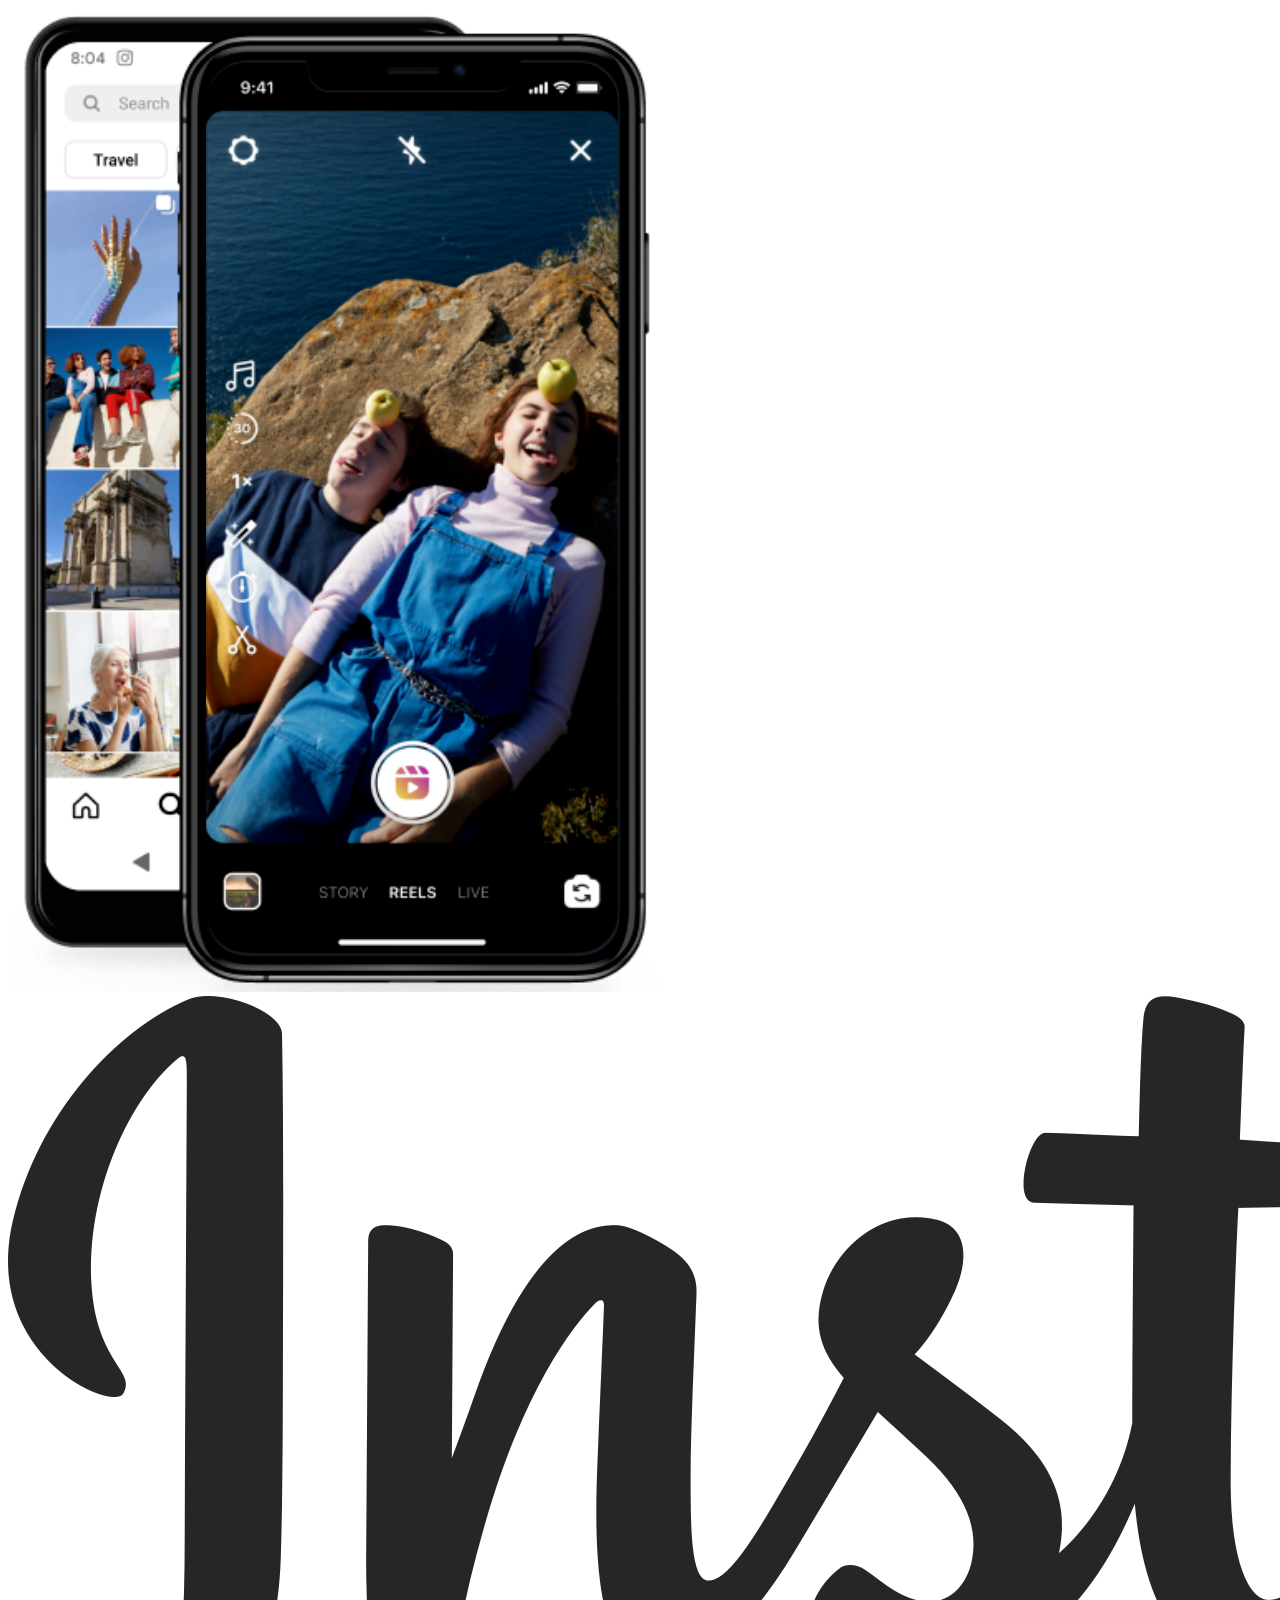
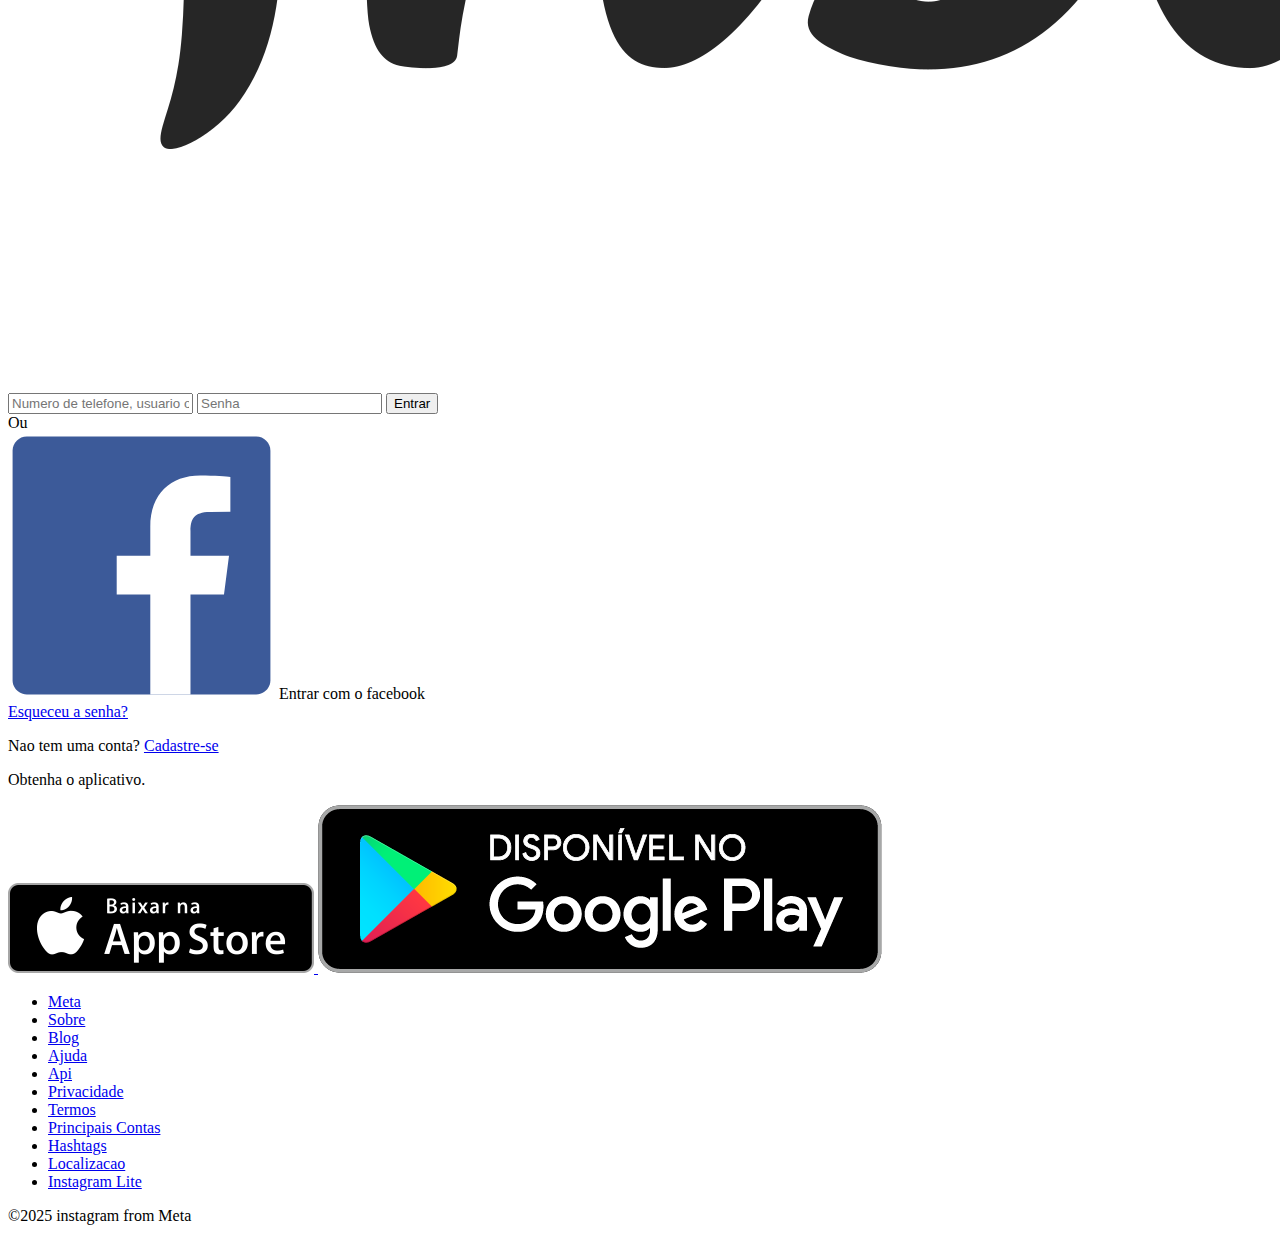
<file: 10_Cone_Home_Insta/index.html>
<!DOCTYPE html>
<html lang="en">
<head>
    <meta charset="UTF-8">
    <meta name="viewport" content="width=device-width, initial-scale=1.0">
    <link rel="stylesheet" href="css/styles.css">
    <link rel="shortcut icon" href="img/favicon.png" type="image/x-icon">
    <title>Instagram</title>
</head>
<body>
    <main>
        <div id="main-container">
            <!-- banner container -->
            <div id="banner-container">
                <img src="img/banner2.png" alt="Crie uma conta no Instagram">
            </div>
            <!-- login e registro -->
            <div id="form-container">
                <div id="form-box">
                    <img src="img/logo_instagram.png" alt="">
                    <form id="login-form">
                        <input type="text" name="username" placeholder="Numero de telefone, usuario ou e-mail">
                        <input type="password" name="password" placeholder="Senha">
                        <input type="submit" value="Entrar">
                    </form>
                    <div class="separetor">
                        <div class="line"></div>
                        <span>Ou</span>
                    </div>
                    <div id="other-links">
                        <div id="facebook-login">
                            <img src="img/logo_facebook.svg" alt="facebook login">
                            <span>Entrar com o facebook</span>
                        </div>
                        <div id="forgot-pass">
                            <a href="#">Esqueceu a senha?</a>
                        </div>
                    </div>
                </div>
                <div class="register-container">
                    <p>Nao tem uma conta? <a href="#">Cadastre-se</a></p>
                </div>
                <div id="get-app-container">
                    <p>Obtenha o aplicativo.</p>
                    <a href="#">
                        <img src="img/apple_btn.png" alt="apple store">
                    </a>
                    <a href="#">
                        <img src="img/gplay_btn.png" alt="google play">
                    </a>
                </div>
            </div>
        </div>
    </main>
    <footer>
        <nav>
            <ul id="footer-links">
                <li><a href="#">Meta</a></li>
                <li><a href="#">Sobre</a></li>
                <li><a href="#">Blog</a></li>
                <li><a href="#">Ajuda</a></li>
                <li><a href="#">Api</a></li>
                <li><a href="#">Privacidade</a></li>
                <li><a href="#">Termos</a></li>
                <li><a href="#">Principais Contas</a></li>
                <li><a href="#">Hashtags</a></li>
                <li><a href="#">Localizacao</a></li>
                <li><a href="#">Instagram Lite</a></li>
            </ul>
        </nav>
        <p id="copyright">&copy;2025 instagram from Meta</p>
    </footer>
</body>
</html>
</file>
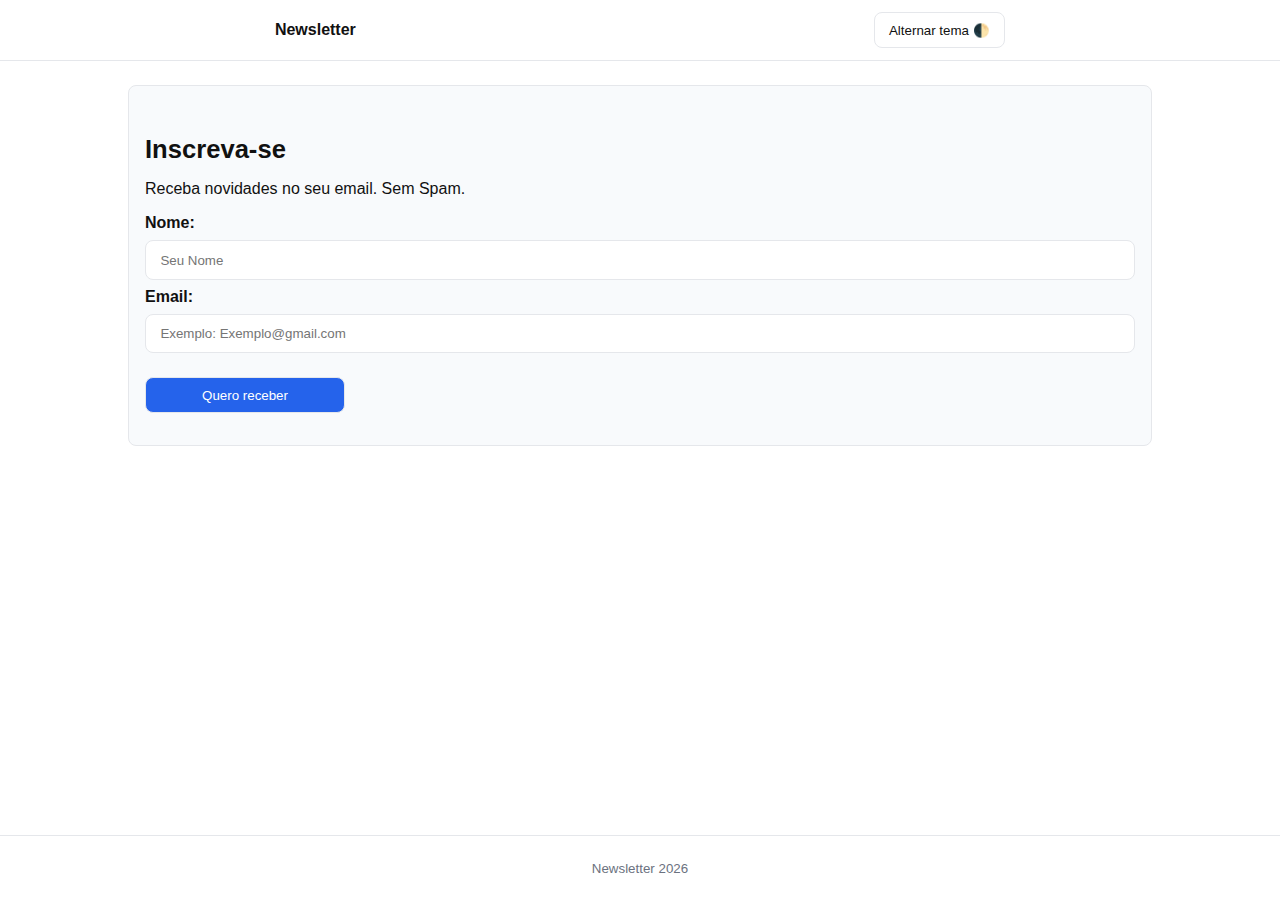
<file: 10_Hospedagem/index.html>
<!DOCTYPE html>
<html lang="en">
<head>
    <meta charset="UTF-8">
    <meta name="viewport" content="width=device-width, initial-scale=1.0">
    <title>Newsletter</title>
    <link rel="stylesheet" href="styles.css">
    <script src="app.js" defer></script>
</head>
<body>
    <header class="topo">
        <div class="container">
            <strong>Newsletter</strong>
            <button id="btnTema" class="btn">Alternar tema 🌓</button>
        </div>
    </header>

    <main class="container">
        <section class="caixa">
            <h1>Inscreva-se</h1>
        <p>Receba novidades no seu email. Sem Spam.</p>

        <form>
            <label for="Nome">Nome:</label>
            <input type="text" name="nome" id="nome" placeholder="Seu Nome">

            <label for="email">Email:</label>
            <input type="email" name="email" id="email" placeholder="Exemplo: Exemplo@gmail.com">

            <button type="submit" class="btn primario">Quero receber</button>
        </form>
        </section>
    </main>

    <footer class="rodape">
        <div class="container">
            <small>Newsletter <span id="ano"></span></small>
        </div>
    </footer>
</body>
</html>
</file>
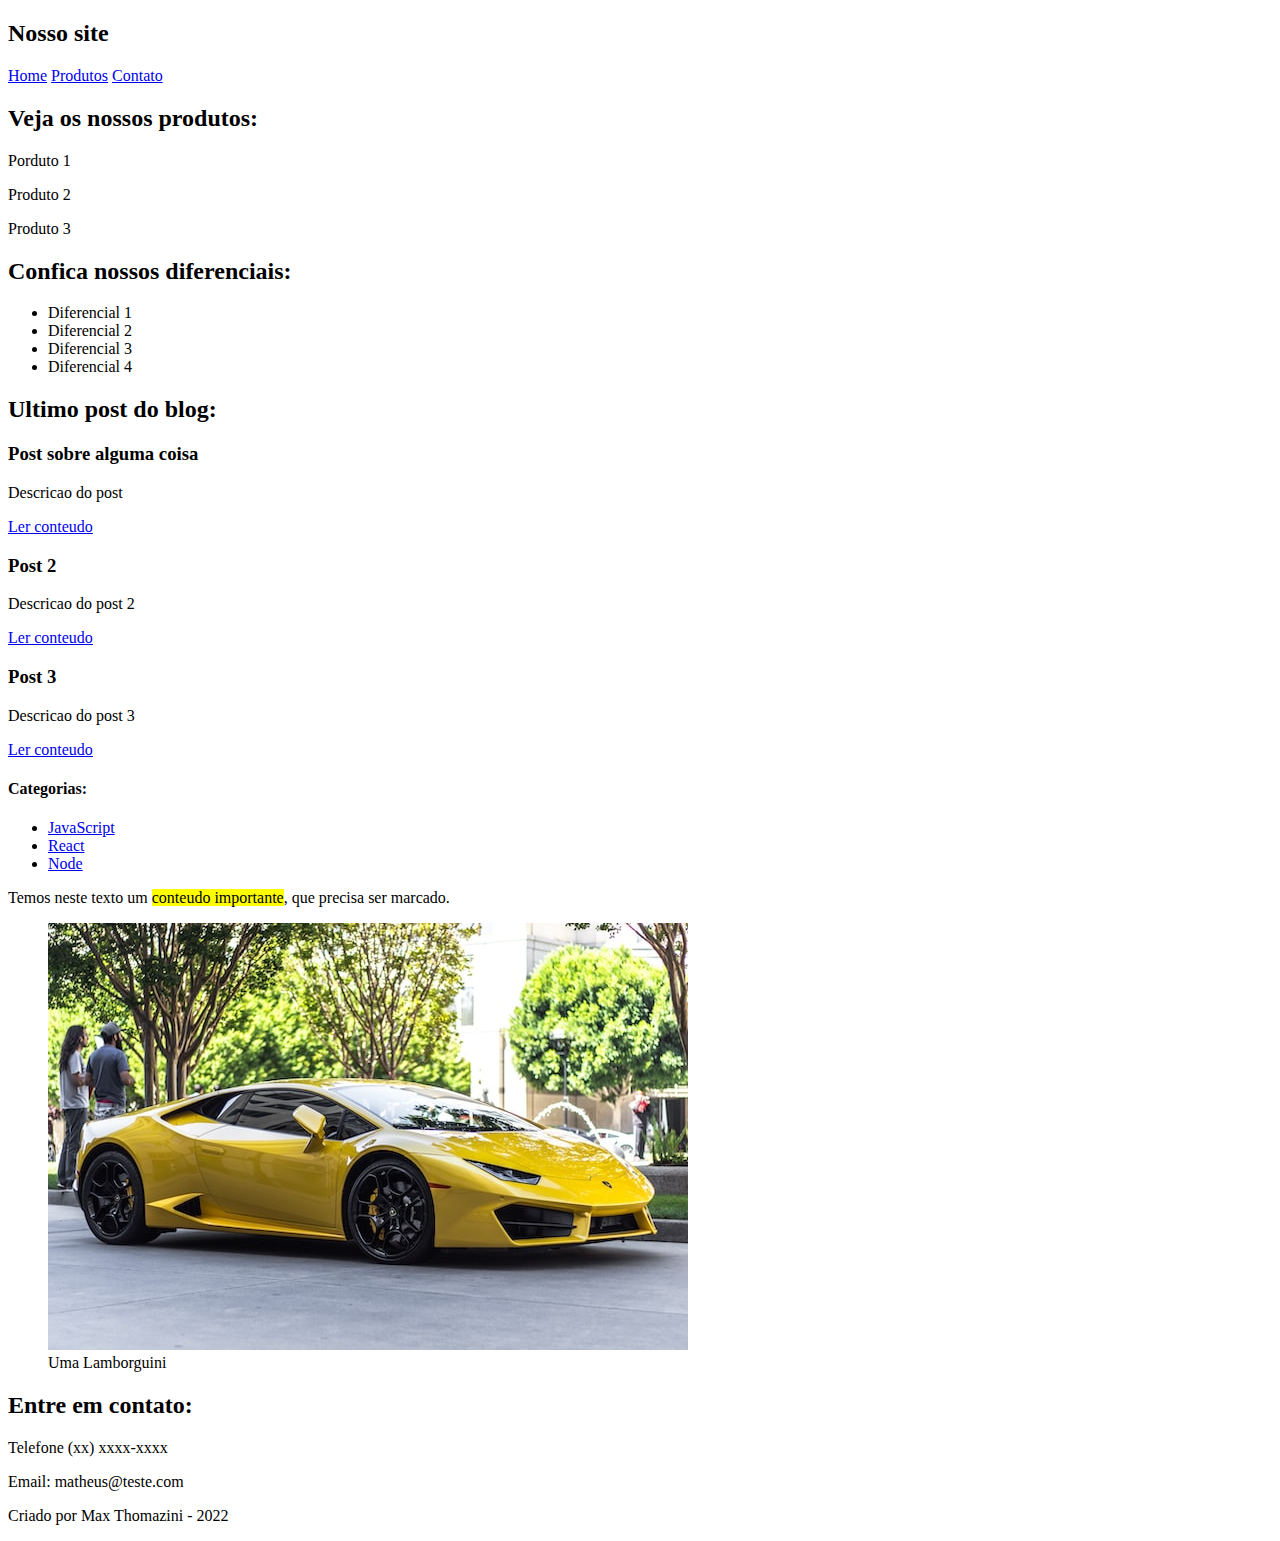
<file: 11_HTML_Semantico/index.html>
<!DOCTYPE html>
<html lang="en">
<head>
    <meta charset="UTF-8">
    <meta name="viewport" content="width=device-width, initial-scale=1.0">
    <title>HTML Semantico</title>
</head>
<body>
    <!-- 3 header -->
    <header>
        <h2>Nosso site</h2>
        <!-- <ul>
            <li><a href="#">Home</a></li>
            <li><a href="#">Produtos</a></li>
            <li><a href="#">Contatos</a></li>
        </ul> -->
        <!-- 5 nav -->
        <nav>
            <a href="#">Home</a>
            <a href="#">Produtos</a>
            <a href="#">Contato</a>
        </nav>
    </header>
    <!-- 8 main -->
    <main>
        <!-- 1 section -->
        <section>
        <h2>Veja os nossos produtos:</h2>
        <p>Porduto 1</p>
        <p>Produto 2</p>
        <p>Produto 3</p>
    </section>
    <section>
        <h2>Confica nossos diferenciais:</h2>
        <ul>
            <li>Diferencial 1</li>
            <li>Diferencial 2</li>
            <li>Diferencial 3</li>
            <li>Diferencial 4</li>
        </ul>
    </section>

    <!-- 2 article -->
    <section>
        <h2>Ultimo post do blog:</h2>
        <article>
            <h3>Post sobre alguma coisa</h3>
            <p>Descricao do post</p>
            <a href="#">Ler conteudo</a>
        </article>
        <article>
            <h3>Post 2</h3>
            <p>Descricao do post 2</p>
            <a href="#">Ler conteudo</a>
        </article>
        <article>
            <h3>Post 3</h3>
            <p>Descricao do post 3</p>
            <a href="#">Ler conteudo</a>
        </article>
    </section>
    </main>
    <!-- 6 aside -->
    <aside>
        <h4>Categorias:</h4>
        <ul>
            <li><a href="#">JavaScript</a></li>
            <li><a href="#">React</a></li>
            <li><a href="#">Node</a></li>
        </ul>

    </aside>
    <!-- 9 mark -->
    <p>Temos neste texto um <mark>conteudo importante</mark>, que precisa ser marcado.</p>
    <!-- 7 figure figcaption-->
    <figure>
        <img src="img/lambo.jpg" alt="Lamborguini">
        <figcaption>Uma Lamborguini</figcaption>
    </figure>
    <!-- 4 footer -->
    <footer>
        <div>
            <h2>Entre em contato:</h2>
            <p>Telefone (xx) xxxx-xxxx</p>
            <p>Email: matheus@teste.com</p>
        </div>
        <p>Criado por Max Thomazini - 2022</p>
    </footer>
</body>
</html>
</file>
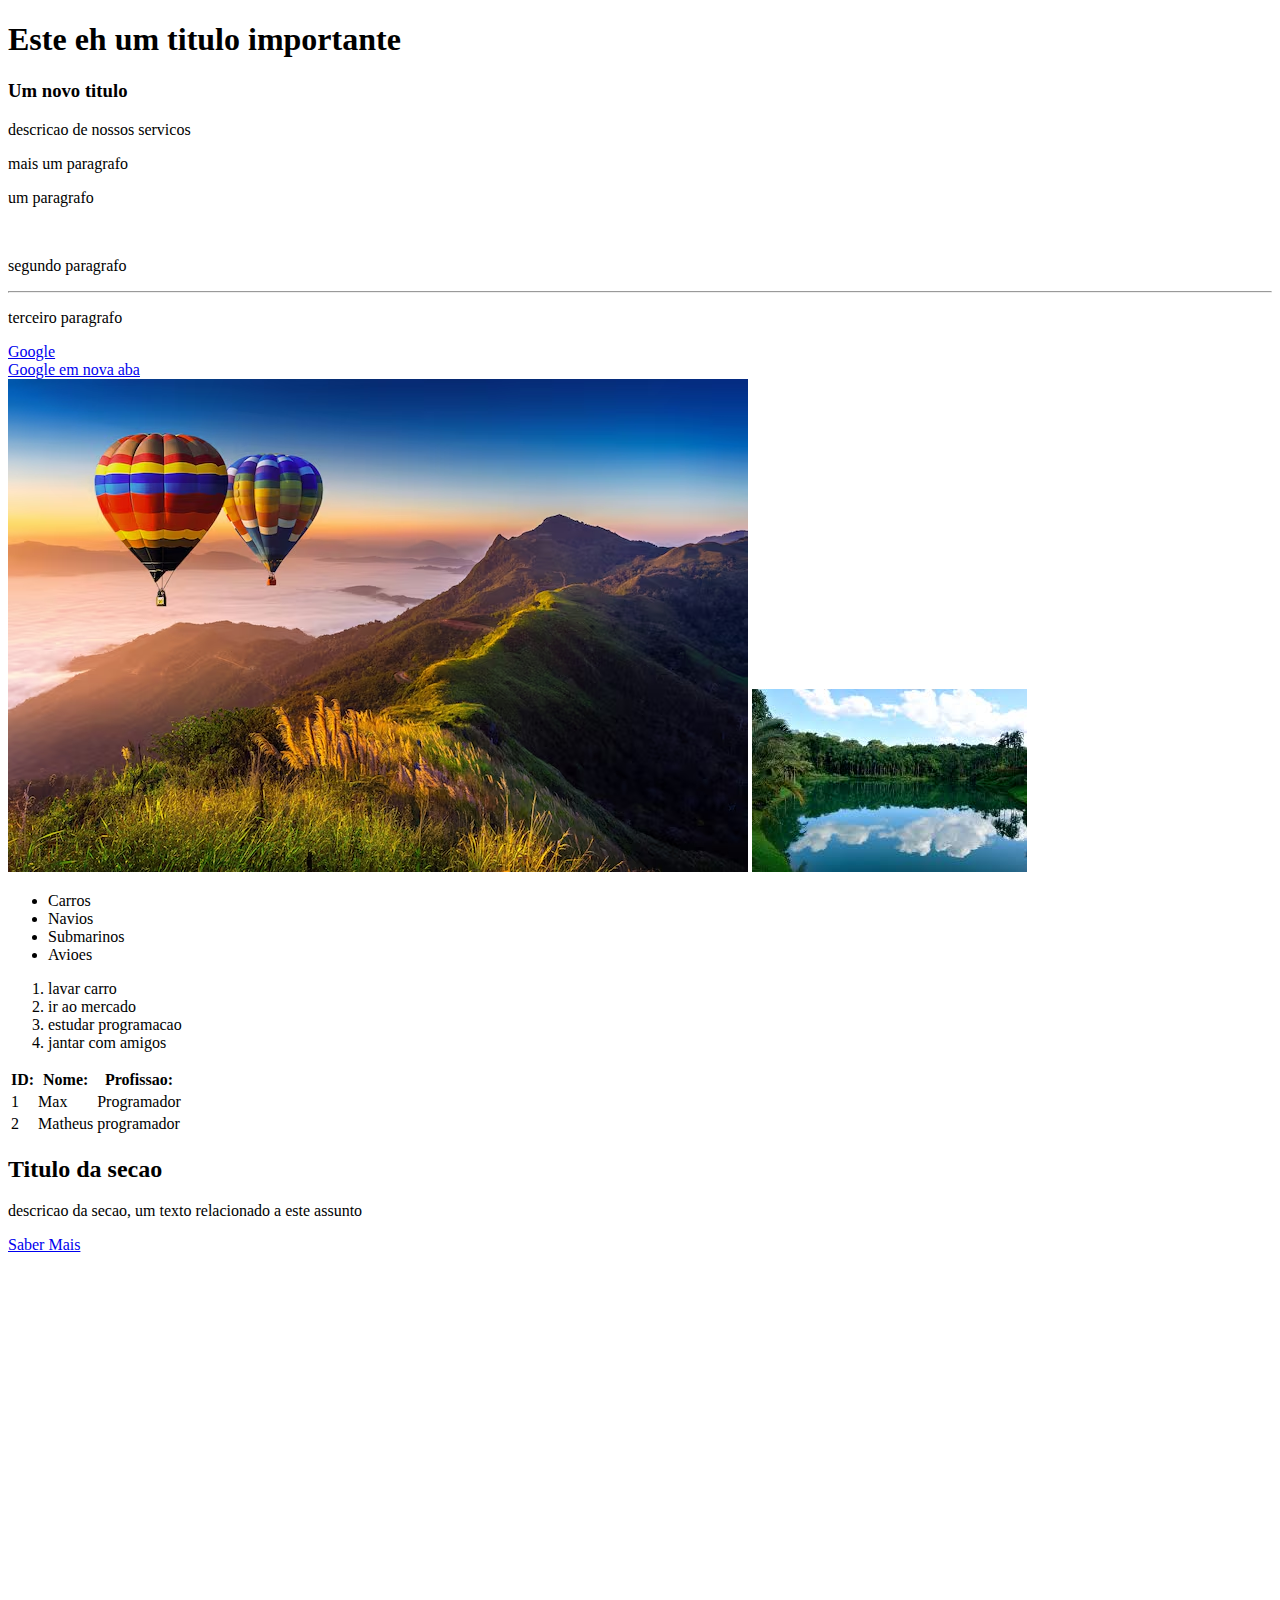
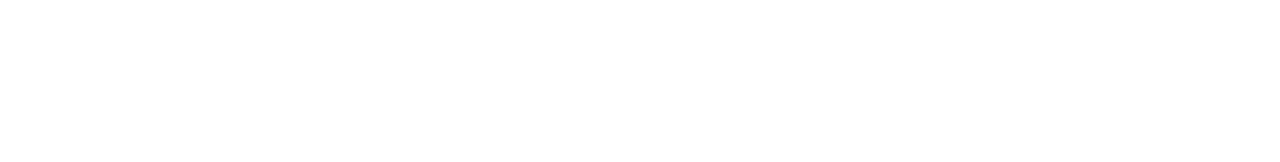
<file: 2_html/index.html>
<!DOCTYPE html>
<html>
    <head>
        <title>HTML fundamentos</title>
    </head>
    <body style="padding-bottom: 500px;">
        <!-- 1 titulos -->
        <h1>Este eh um titulo importante</h1>
        <h3>Um novo titulo</h3>

        <!-- 2 paragrafos -->
        <p>descricao de nossos servicos</p>
        <p>mais um paragrafo</p>

        <!-- 3 tags e conteudo -->
        <p>um paragrafo</p>
        <br>
        <p>segundo paragrafo</p>
        <hr>
        <p>terceiro paragrafo</p>

        <!-- 4 comentarios -->
        <!-- este eh um comentario -->
         
        <!-- 5 atributos -->
        <a href="https://google.com">Google</a>
        <br>
        <!-- 6 abrir link em nova aba -->
        <a href="https://google.com" target="_blank">Google em nova aba</a>
        <br>

        <!-- 7 imagem -->
        <img src="img/baloes.jpg" >

        <!-- 8 atributo alt -->
        <img src="img/lago.jfif" alt="Lago com arvores de fundo">

        <!-- 9 listas nao ordenadas -->
         <ul>
            <li>Carros</li>
            <li>Navios</li>
            <li>Submarinos</li>
            <li>Avioes</li>
         </ul>

        <!--  10 listas ordenadas -->
         <ol>
            <li>lavar carro</li>
            <li>ir ao mercado</li>
            <li>estudar programacao</li>
            <li>jantar com amigos</li>
         </ol>

         <!-- 11 tabelas -->
        <table>
            <tr>
                <th>ID:</th>
                <th>Nome:</th>
                <th>Profissao:</th>
            </tr>
            <tr>
                <td>1</td>
                <td>Max</td>
                <td>Programador</td>
            </tr>
            <tr>
                <td>2</td>
                <td>Matheus</td>
                <td>programador</td>
            </tr>
        </table>

        <!-- 12 div -->
         <div>
            <h2>Titulo da secao</h2>
            <p>descricao da secao, um texto relacionado a este assunto</p>
            <a href="#">Saber Mais</a>
         </div>
    </body>
</html>
</file>
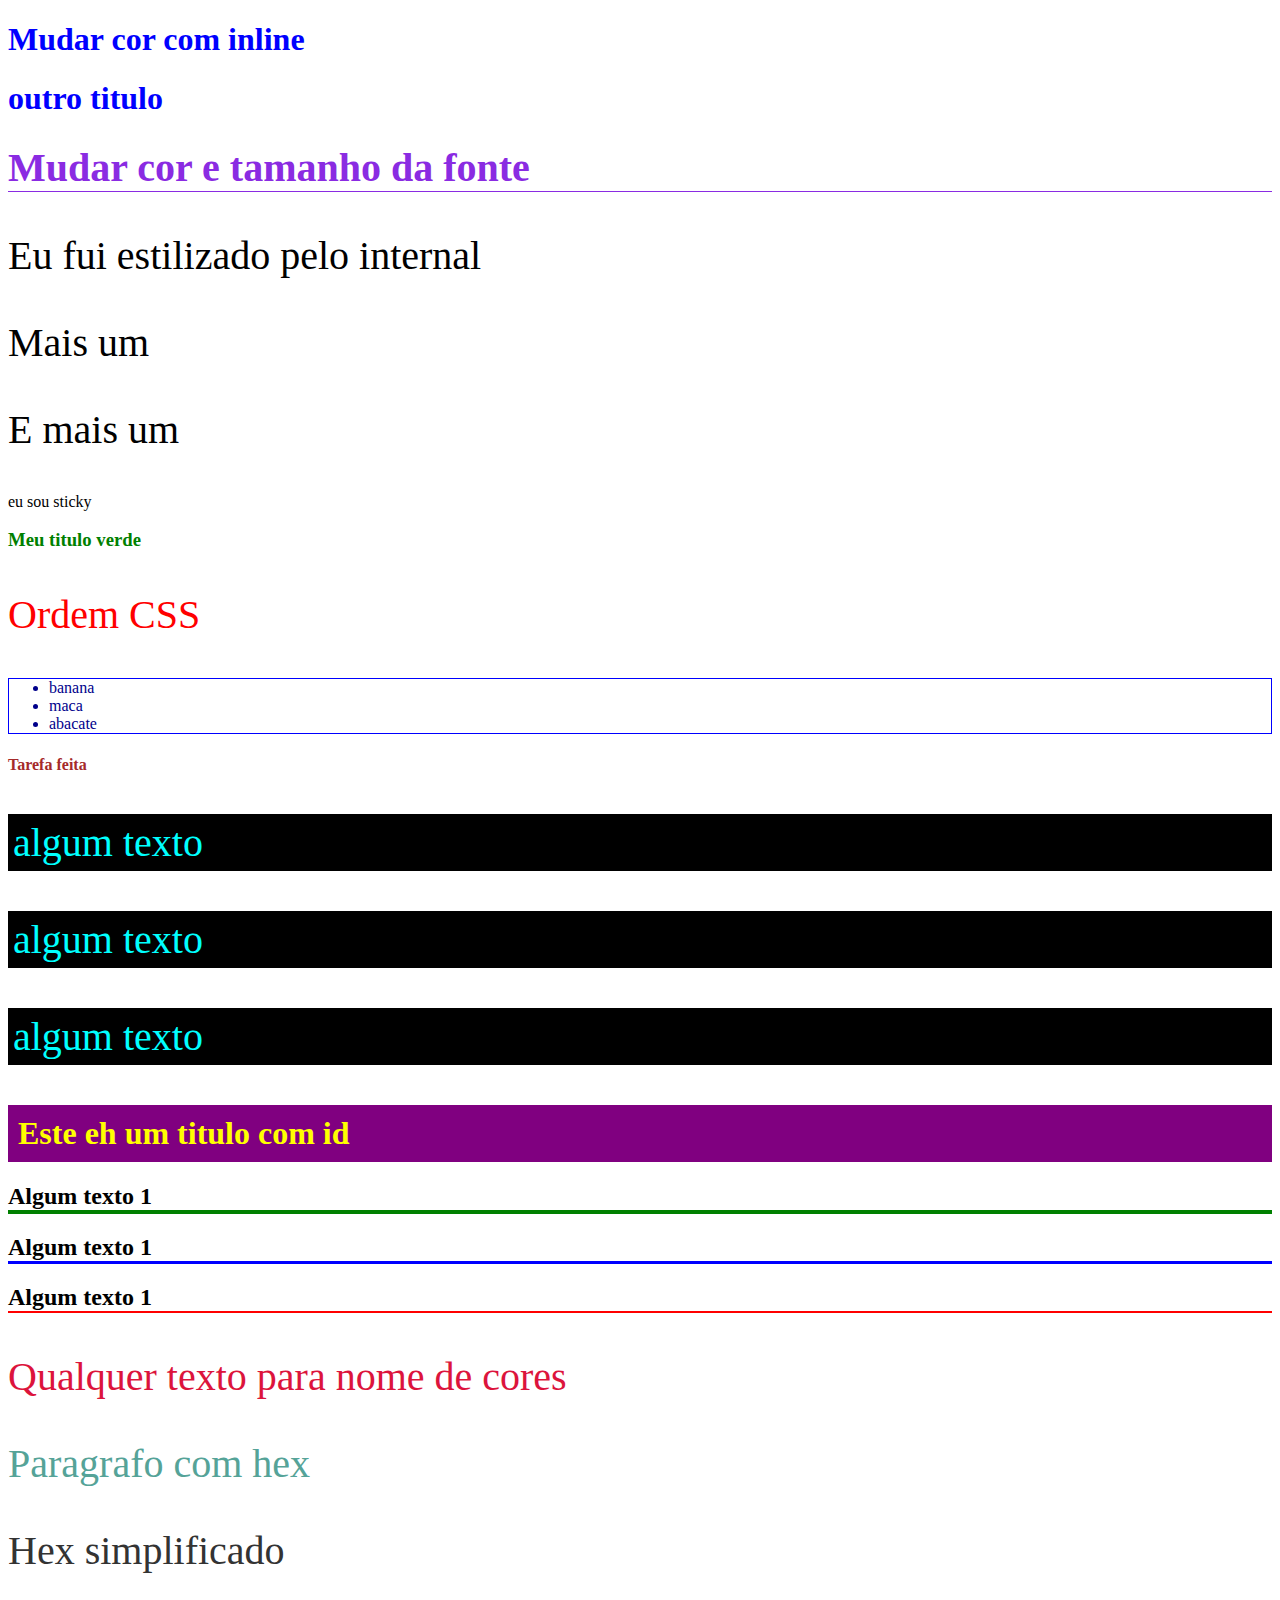
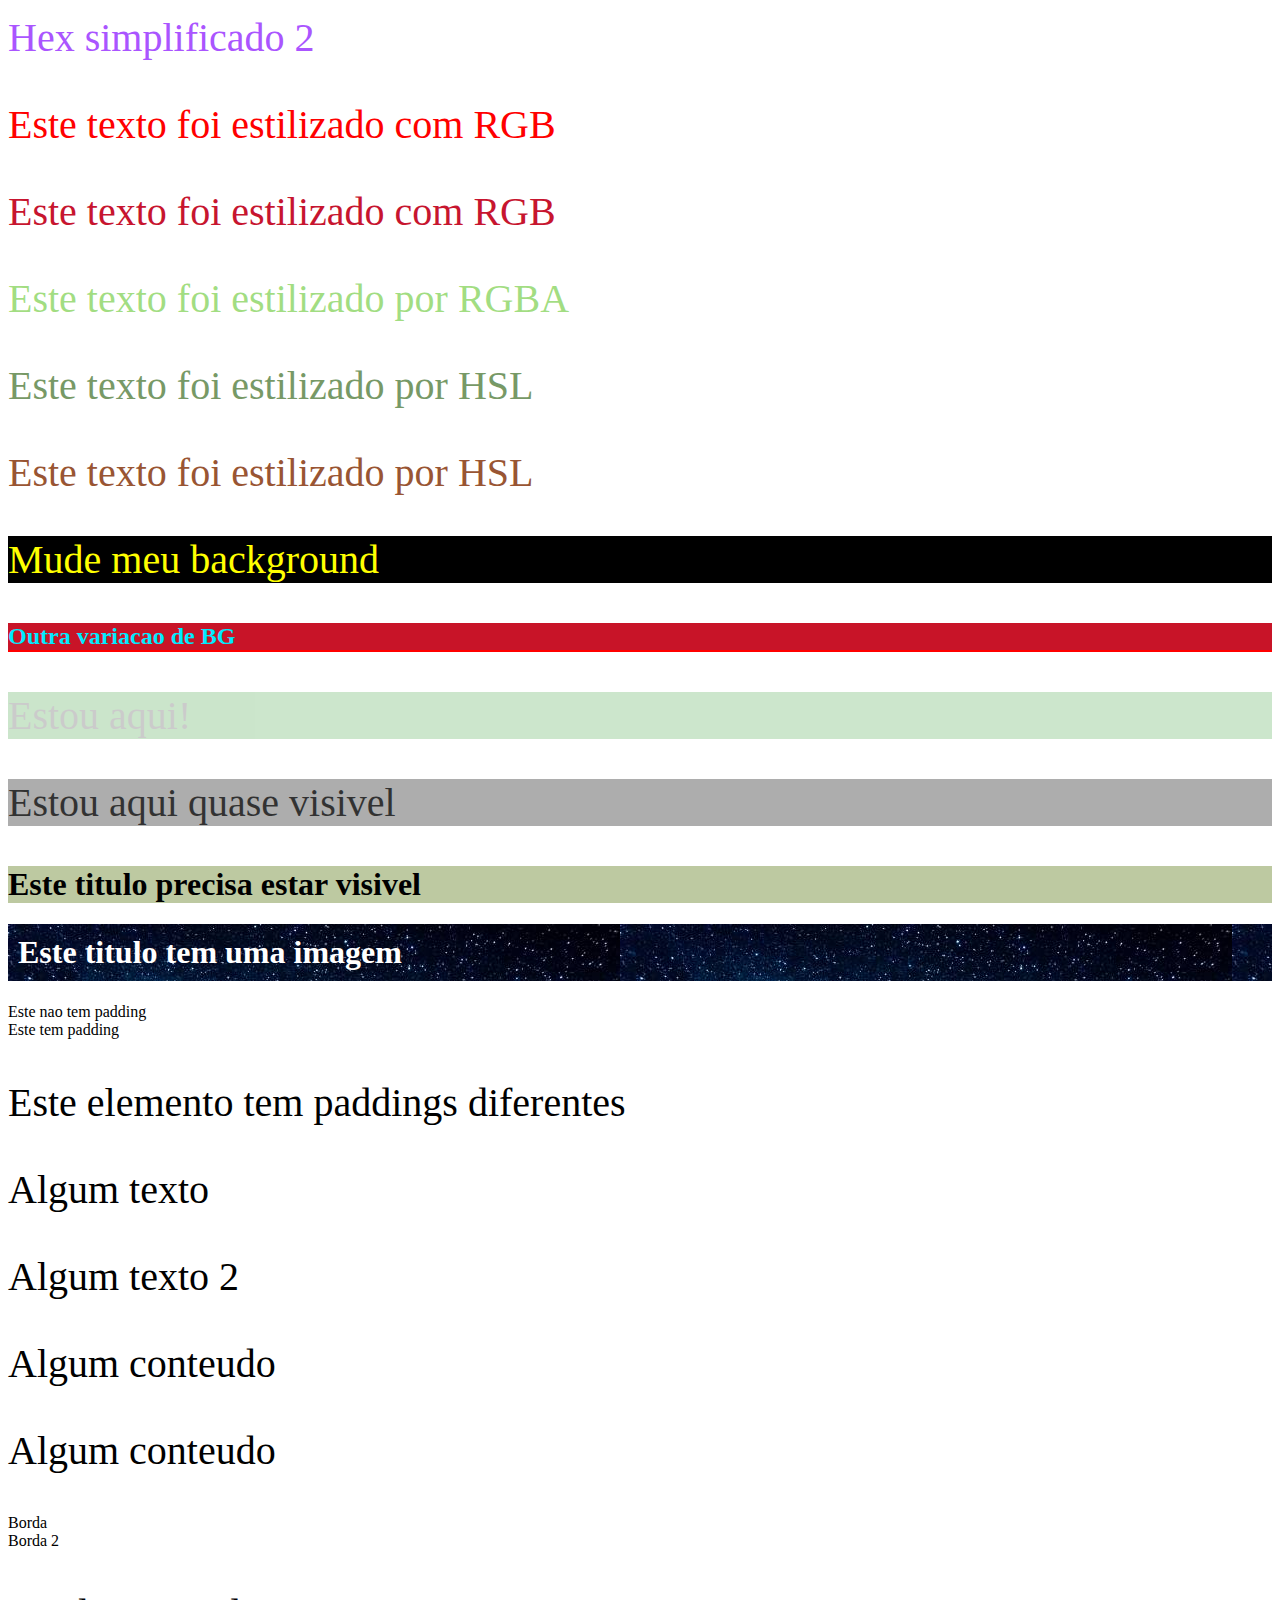
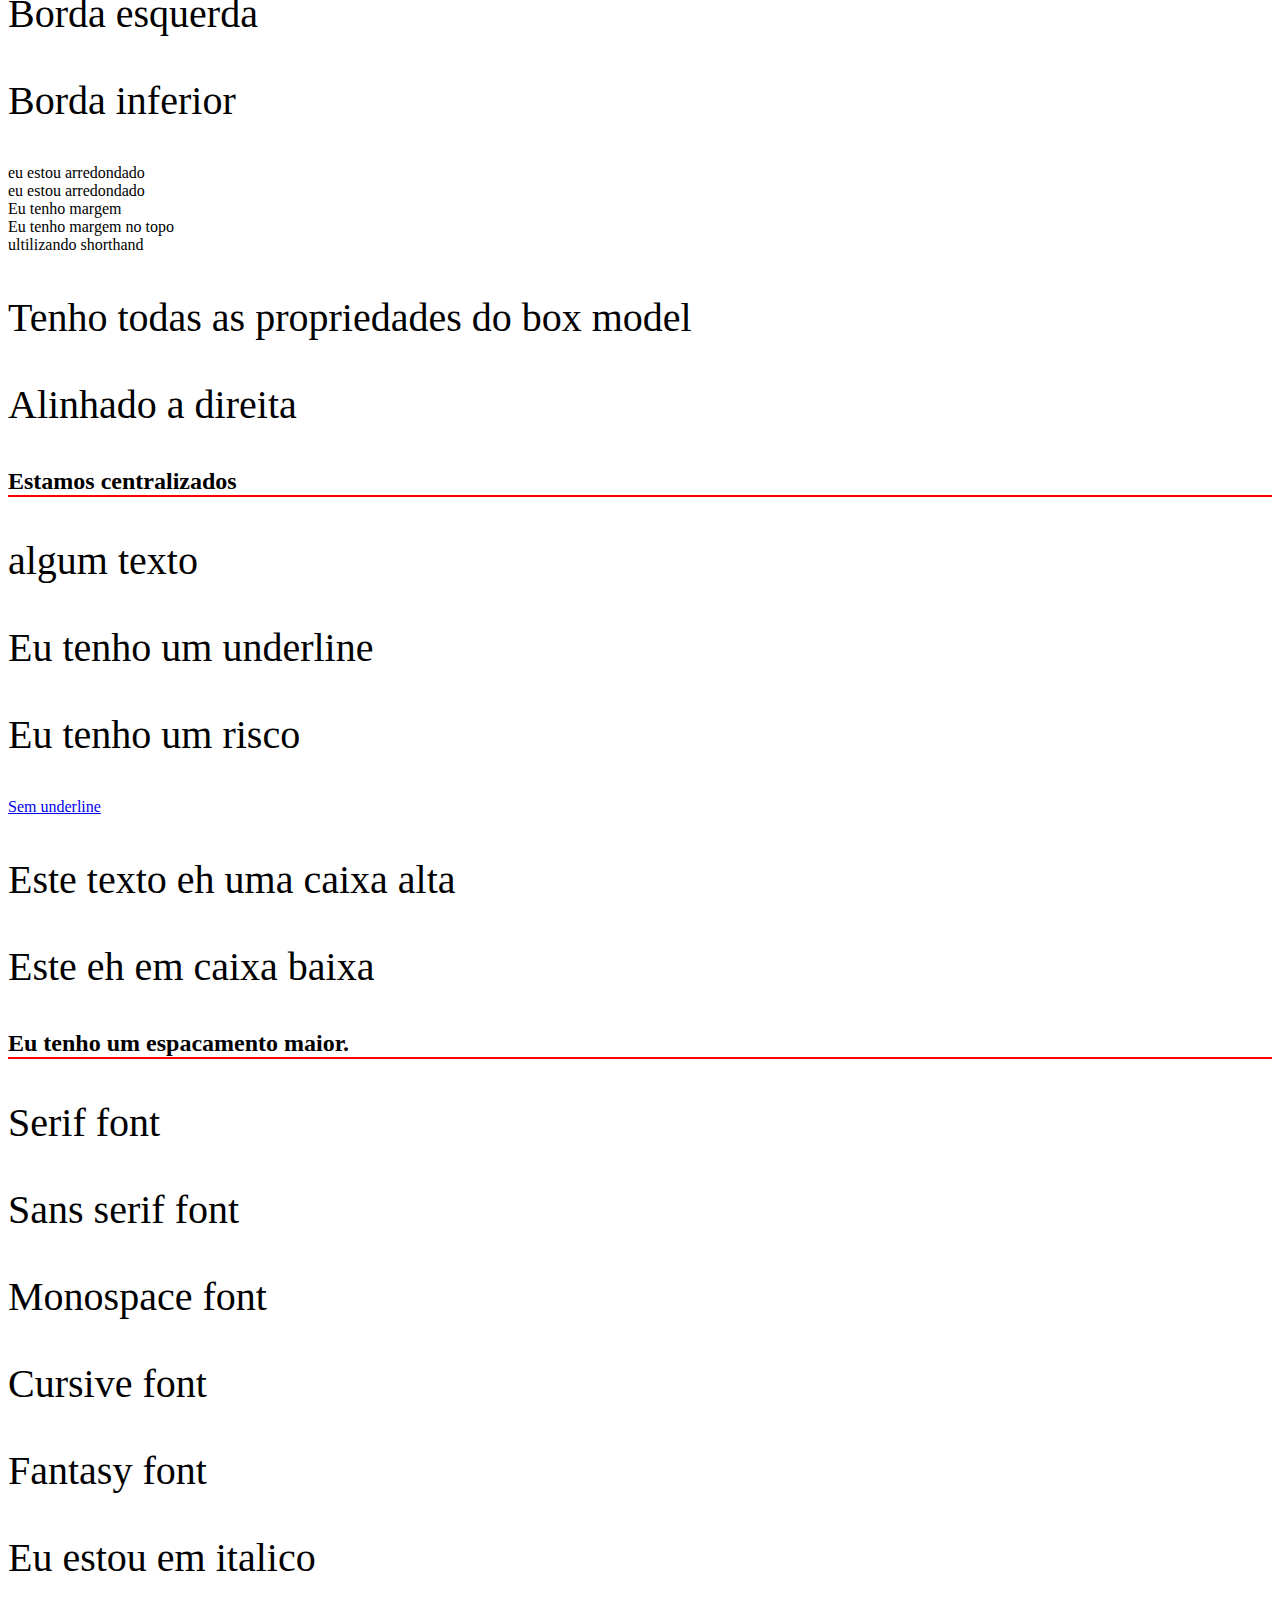
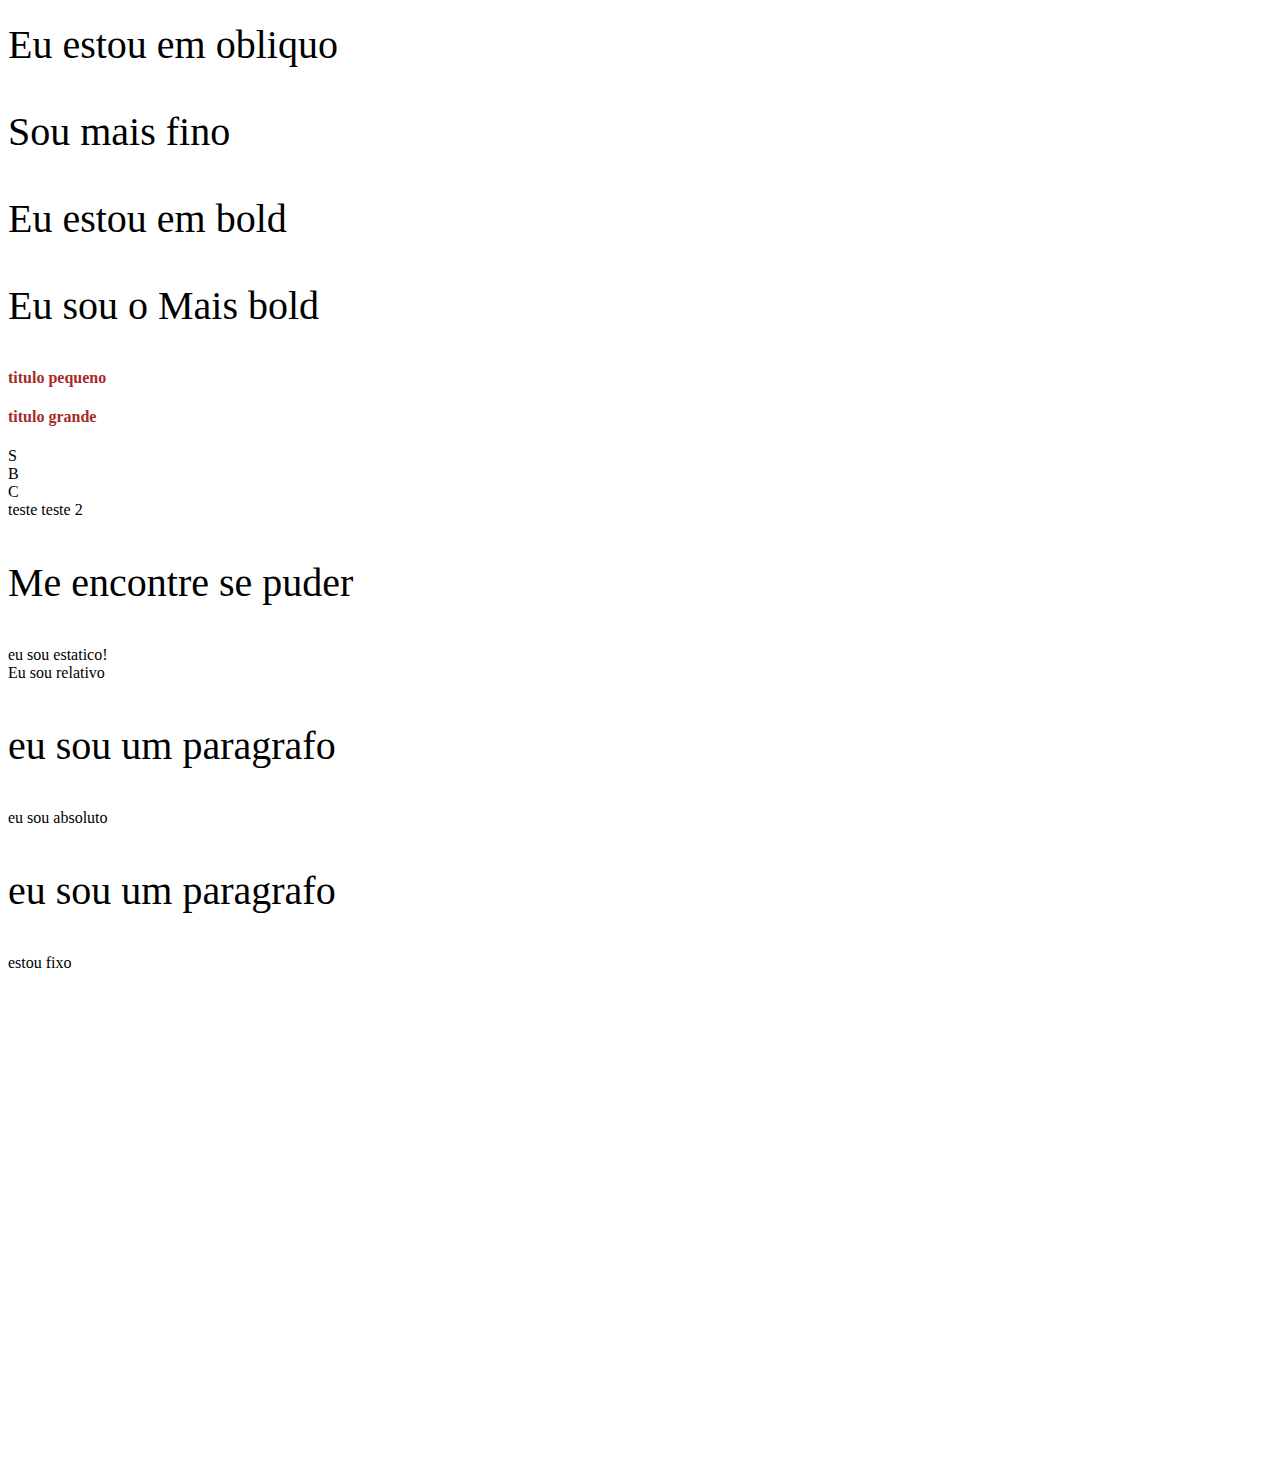
<file: 3_CSS/index.html>
<!DOCTYPE html>
<html lang="en">
<head>
    <meta charset="UTF-8">
    <meta name="viewport" content="width=device-width, initial-scale=1.0">
    <title>CSS</title>

    <!-- 3 internal CSS -->
     <style>
        p {
            /* color: gold; */
            font-size: 40px;
        }
     </style>

     <!-- 4 external CSS -->
      <link rel="stylesheet" href="css/styles.css">


      <link rel="stylesheet" href="css/lists.css">
      <link rel="stylesheet" href="css/title.css">
</head>
<body>
    <!-- 1 inline CSS -->
    <h1 style="color: blue">Mudar cor com inline</h1>
    <h1 style="color: blue;">outro titulo</h1>

    <!-- 2 multiplas regras -->
    <h1 style="
      color: blueviolet; font-size: 40px; border-bottom: 1px solid;">
      Mudar cor e tamanho da fonte
    </h1>

    <!-- 3 internal CSS -->
    <p>Eu fui estilizado pelo internal</p>
    <p>Mais um</p>
    <p>E mais um</p>

    <!-- 48 sticky -->
    <div class="sticky">
        <span>eu sou sticky</span>
    </div>

    <!-- 4 external CSS -->
    <h3>Meu titulo verde</h3>

    <!-- 5 ordem do CSS -->
    <p style="color:red">Ordem CSS</p>

    <!-- 6 multiplos CSS -->
    <ul>
        <li>banana</li>
        <li>maca</li>
        <li>abacate</li>
    </ul>

    <!-- 7 tarefa -->
    <h4>Tarefa feita</h4>
    
    <!-- 8 classes -->
    <p class="paragraph">algum texto</p>
    <p class="paragraph">algum texto</p>
    <p class="paragraph">algum texto</p>    

    <!-- 9 Ids -->
    <h1 id="exclusive-title">Este eh um titulo com id</h1>

    <!-- 10 multiplas regras, ordem do CSS -->
    <h2 id="algum-titulo" class="titulo">Algum texto 1</h2>
    <h2 class="titulo">Algum texto 1</h2>
    <h2>Algum texto 1</h2>

    <!-- 11 nome de cor -->
    <p class="color-name">Qualquer texto para nome de cores</p>

    <!-- 12 cores hexadecimais -->
    <p class="hex">Paragrafo com hex</p>
    
    <!-- 12 mais sobre hex -->
    <p class="simple-hex">Hex simplificado</p>
    <p class="simple-hex-2">Hex simplificado 2</p>

    <!-- 14 rgb -->
    <p class="rgb">Este texto foi estilizado com RGB</p>
    <p class="mixed-rgb">Este texto foi estilizado com RGB</p>

    <!-- 15 rgba -->
    <p class="rgba">Este texto foi estilizado por RGBA</p>


    <!-- 16 HSL -->
    <p class="hsl">Este texto foi estilizado por HSL</p>
    <p class="hsl-2">Este texto foi estilizado por HSL</p>

    <!-- 17 background color -->
    <p class="bg">Mude meu background</p>
    <h2 class="bg-2">Outra variacao de BG</h2>

    <!-- 18 opacidade bg -->
    <div class="bg-opacity">
        <p>Estou aqui!</p>
    </div>

    <div class="bg-opacity-2">
        <p>Estou aqui quase visivel</p>
    </div>

    <!-- 19 rgba com opacidade -->
    <div class="rgba-opacity">
        <h1>Este titulo precisa estar visivel</h1>
    </div>

    <!-- 20 imagem de background -->
    <h1 class="bg-image">Este titulo tem uma imagem</h1>

    <!-- 21 centralizar imagem de bg -->
    <div class="not-centered-bg"></div>
    <div class="centered-bg"></div>

    <!-- 22 largura e altura -->
    <div class="height-width"></div>
    <div class="height-width-2"></div>

    <!-- 23 padding -->
    <div class="without-padding">Este nao tem padding</div>
    <div class="padding">Este tem padding</div>

     <!-- 24 padding individual -->
    <p class="padding-individual">Este elemento tem paddings diferentes</p>

    <!-- 25 shorthand padding -->
    <p class="shorthand-padding">Algum texto</p>
    <p class="shorthand-padding-2">Algum texto 2</p>

    <!-- 26 padding com width -->
    <div class="without-border-box">
        <p>Algum conteudo</p>
    </div>
    <div class="border-box">
        <p>Algum conteudo</p>
    </div>

     <!-- 27 border -->
    <div class="border">Borda</div>
    <div class="border-2">Borda 2</div>

    <!-- 28 borda individual -->
    <p class="border-left">Borda esquerda</p>
    <p class="border-bottom">Borda inferior</p>

    <!-- 29 arredondamento de borda  -->
    <div class="rounded-p">eu estou arredondado</div>
    <div class="rounded-p-2">eu estou arredondado</div>

    <!-- 30 margins -->
    <div class="margin">Eu tenho margem</div>
    <div class="margin-top">Eu tenho margem no topo</div>
    <div class="margin-shorthand">ultilizando shorthand</div>

    <!-- 31 box-model -->
    <div class="box-model">
        <p>Tenho todas as propriedades do box model</p>
    </div>

    <!-- 33 text align -->
    <p class="align">Alinhado a direita</p>
    <div class="container-center">
        <h2>Estamos centralizados</h2>
        <p>algum texto</p>
    </div>
    
    <!-- 34 text decoration -->
    <p class="underline">Eu tenho um underline</p>
    <p class="line-trough">Eu tenho um risco</p>
    <a href="#" class="remove-underline">Sem underline</a>

    <!-- 35 text transform -->
    <p class="upper">Este texto eh uma caixa alta</p>
    <p class="lower">Este eh em caixa baixa</p> 

    <!-- 36 letter spacing -->
    <h2 class="spacing">Eu tenho um espacamento maior.</h2>

    <!-- 37 fontes -->
    <p class="serif">Serif font</p>
    <p class="sans-serif">Sans serif font</p>
    <p class="monospace">Monospace font</p>
    <p class="cursive">Cursive font</p>
    <p class="fantasy">Fantasy font</p>

    <!-- 38 font style -->
    <p class="italic">Eu estou em italico</p>
    <p class="oblique">Eu estou em obliquo</p>

    <!-- 39 font weight -->
    <p class="thin">Sou mais fino</p>
    <p class="bold">Eu estou em bold</p>
    <p class="bolder">Eu sou o Mais bold</p>

    <!-- 40 font fize -->
    <h4 class="small">titulo pequeno</h4>
    <h4 class="big">titulo grande</h4>

    <!-- 41 display -->
    <div class="inline-box">S</div>
    <div class="inline-box">B</div>
    <div class="inline-box">C</div>
    <span class="block">teste</span>
    <span class="block">teste 2</span>

    <!-- 42 escondendo elemento -->
    <p class="invisible">Me encontre se puder</p>

    <!-- 43 static -->
    <div class="static">
        <span>eu sou estatico!</span>
    </div>

    <!-- 44 relative -->
    <div class="relative">
        <span>Eu sou relativo</span>
    </div>
    <p>eu sou um paragrafo</p>

    <!-- 45 absolute -->
    <div class="absolute">
        <span>eu sou absoluto</span>
    </div>
    <p>eu sou um paragrafo</p>

    <!-- 46 relative com absolute -->
    <div class="relative-container">
        <div class="absolute-1"></div>
        <div class="absolute-2"></div>
    </div>
    
    <!-- 47 fixed -->
    <div class="fixed">
        <span>estou fixo</span>
    </div>

    <!-- 48 esta la em cima -->
    
    <!-- 48 z-index -->
    <div class="relative-container">
        <div class="absolute-3"></div>
        <div class="absolute-4"></div>
        <div class="absolute-5"></div>
    </div>
</body>
</html>
</file>
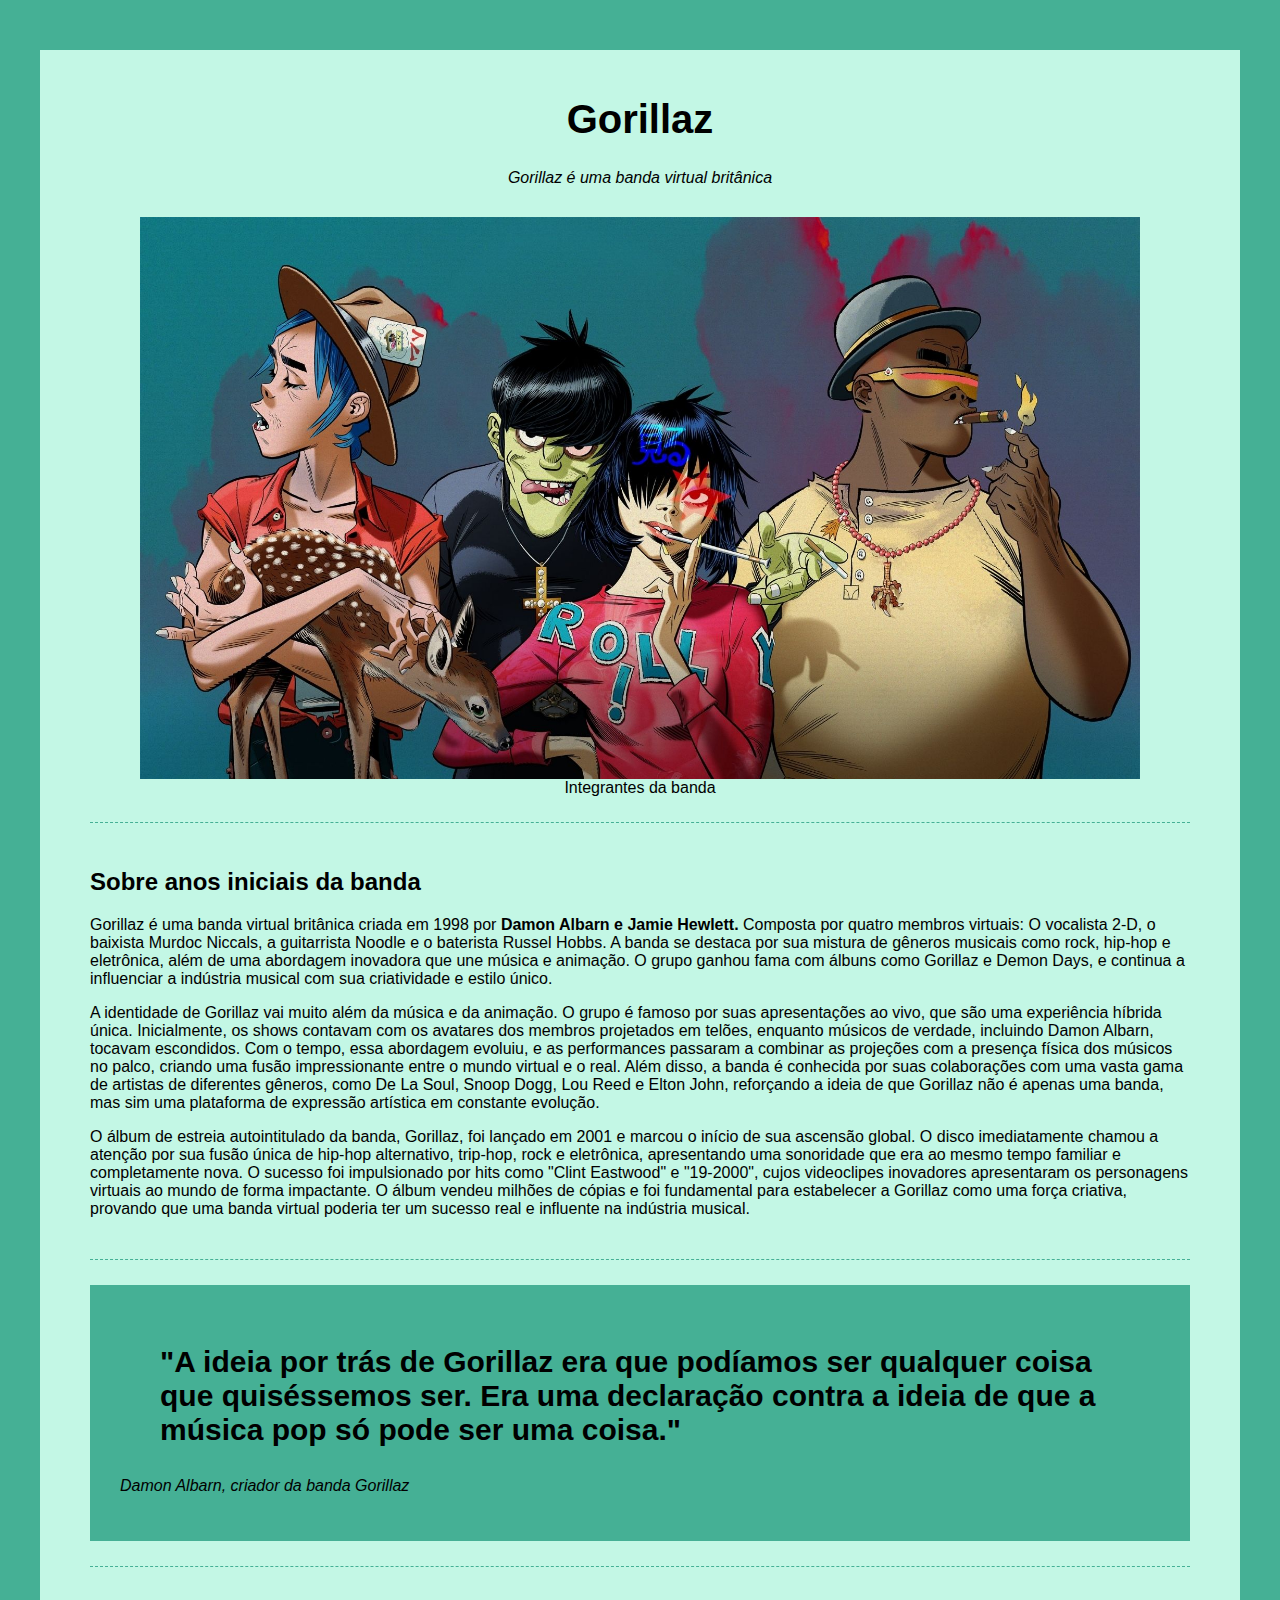
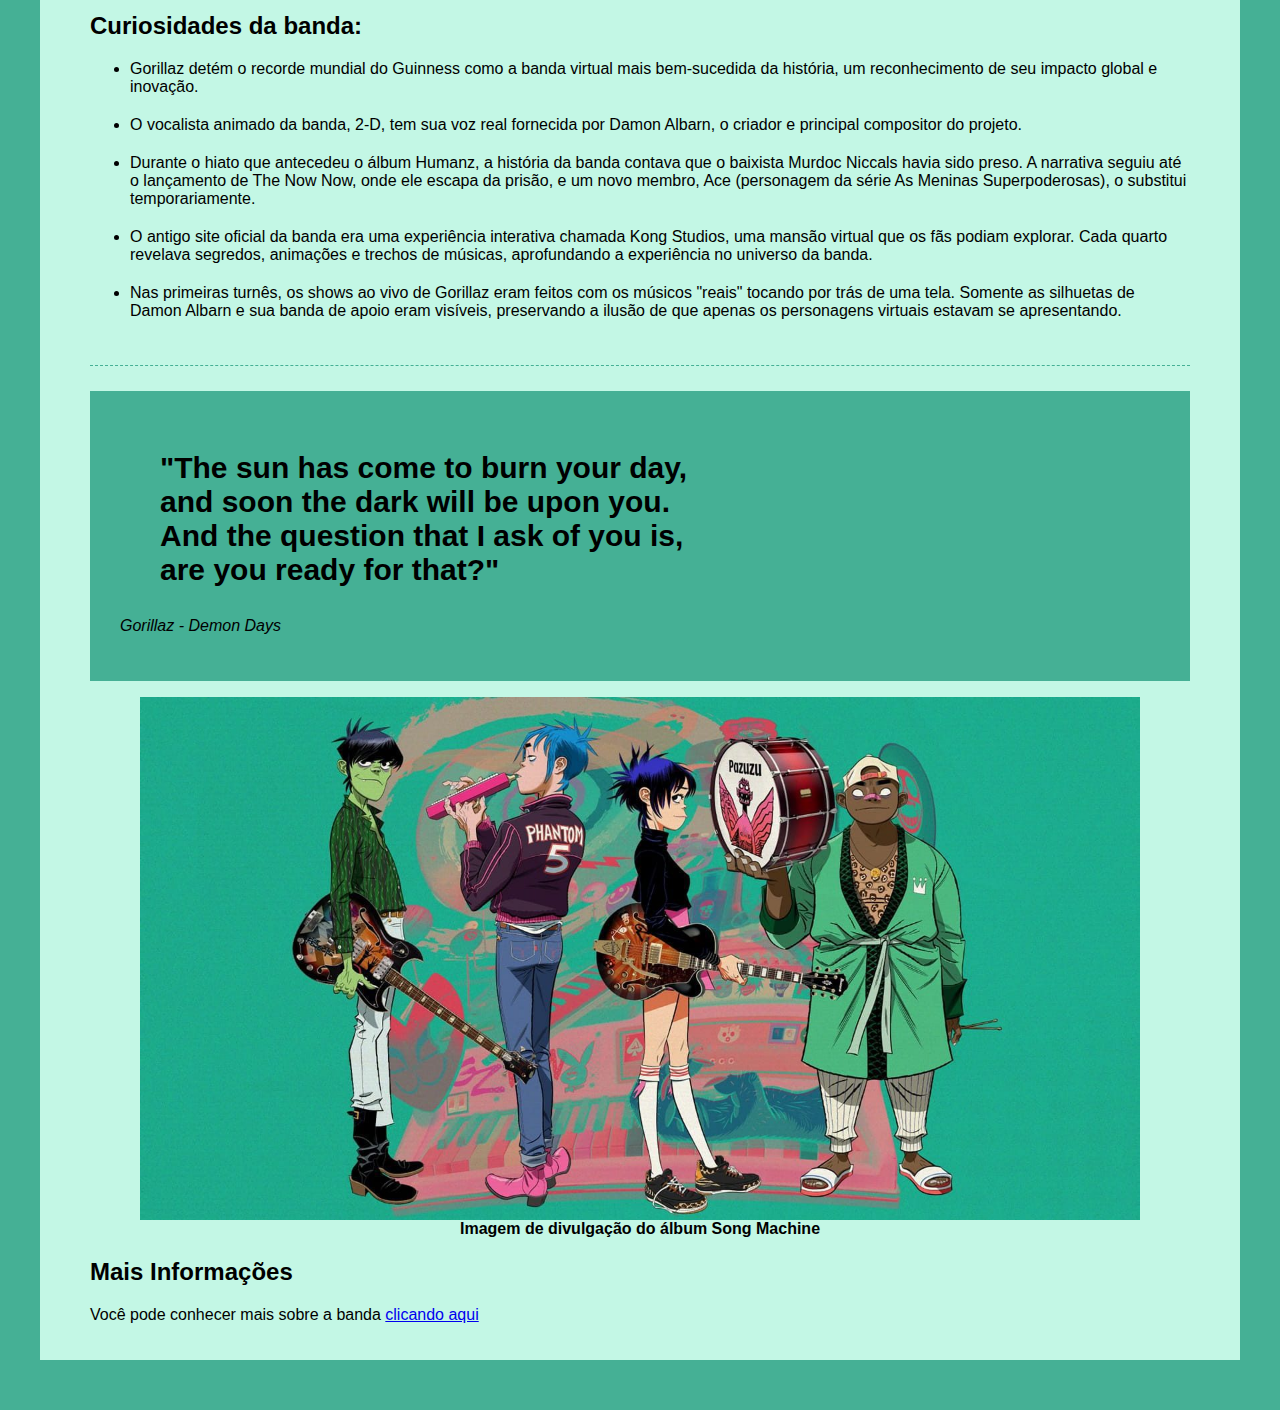
<file: 4_tributo/index.html>
<!DOCTYPE html>
<html lang="en">
<head>
    <meta charset="UTF-8">
    <meta name="viewport" content="width=device-width, initial-scale=1.0">
    <title>Pagina de tributo: Gorillaz</title>
    <link rel="stylesheet" href="css/styles.css">
</head>
<body>
    <div class="container">
        <!--  cabecalho -->
        <div class="header">
            <h1 class="main-title">Gorillaz</h1>
            <p class="main-paragraph">Gorillaz é uma banda virtual britânica</p>
        </div>

        <!-- imagem de destaque -->
        <div class="featured-image">
            <figure>
                <img src="img/gorillaz_shows_divulgacao.jpg" alt="banda gorillaz">
                <figcaption>Integrantes da banda</figcaption>
            </figure>
        </div>

        <!-- biografia -->
        <div class="biography-container">
            <h2>Sobre anos iniciais da banda</h2>
            <p>Gorillaz é uma banda virtual britânica 
                criada em 1998 por <span class="bold">Damon Albarn e Jamie Hewlett.</span>
                Composta por quatro membros virtuais: O vocalista 2-D, 
                o baixista Murdoc Niccals, 
                a guitarrista Noodle e o baterista Russel Hobbs. A 
                banda se destaca por sua mistura de gêneros musicais 
                como rock, hip-hop e eletrônica, além de uma abordagem 
                inovadora que une música e animação. O grupo ganhou fama com 
                álbuns como Gorillaz e Demon Days, e continua a influenciar a 
                indústria musical com sua criatividade e estilo único.
            </p>
            <p>A identidade de Gorillaz vai muito além da música e da animação. 
                O grupo é famoso por suas apresentações ao vivo, que são uma experiência 
                híbrida única. Inicialmente, os shows contavam com os avatares dos membros 
                projetados em telões, enquanto músicos de verdade, incluindo Damon Albarn, 
                tocavam escondidos. Com o tempo, essa abordagem evoluiu, e as performances 
                passaram a combinar as projeções com a presença física dos músicos no palco, 
                criando uma fusão impressionante entre o mundo virtual e o real. Além disso, 
                a banda é conhecida por suas colaborações com uma vasta gama de artistas de 
                diferentes gêneros, como De La Soul, Snoop Dogg, Lou Reed e Elton John, 
                reforçando a ideia de que Gorillaz não é apenas uma banda, mas sim uma 
                plataforma de expressão artística em constante evolução.
            </p>
            <p>O álbum de estreia autointitulado da banda, Gorillaz, 
                foi lançado em 2001 e marcou o início de sua ascensão global. 
                O disco imediatamente chamou a atenção por sua fusão única de 
                hip-hop alternativo, trip-hop, rock e eletrônica, apresentando 
                uma sonoridade que era ao mesmo tempo familiar e completamente 
                nova. O sucesso foi impulsionado por hits como "Clint Eastwood" 
                e "19-2000", cujos videoclipes inovadores apresentaram os 
                personagens virtuais ao mundo de forma impactante. O álbum 
                vendeu milhões de cópias e foi fundamental para estabelecer a 
                Gorillaz como uma força criativa, provando que uma banda virtual 
                poderia ter um sucesso real e influente na indústria musical.
            </p>
        </div>

        <!-- container de citacao -->
        <div class="quotes-container">
            <blockquote>
                "A ideia por trás de Gorillaz era que podíamos ser 
                qualquer coisa que quiséssemos ser. Era uma declaração 
                contra a ideia de que a música pop só pode ser uma coisa."
            </blockquote>
            <p>Damon Albarn, criador da banda Gorillaz</p>
        </div>

        <!-- curiosidades da banda -->
        <div class="curiosities-container">
            <h2>Curiosidades da banda:</h2>
            <ul>
                <li>
                    Gorillaz detém o recorde mundial do Guinness como a banda virtual 
                    mais bem-sucedida da história, um reconhecimento de seu impacto 
                    global e inovação.
                </li>
                <li>
                    O vocalista animado da banda, 2-D, tem sua voz real fornecida por 
                    Damon Albarn, o criador e principal compositor do projeto.
                </li>
                <li>
                    Durante o hiato que antecedeu o álbum Humanz, 
                    a história da banda contava que o baixista Murdoc Niccals 
                    havia sido preso. A narrativa seguiu até o lançamento de The 
                    Now Now, onde ele escapa da prisão, e um novo membro, Ace 
                    (personagem da série As Meninas Superpoderosas), o substitui 
                    temporariamente.
                </li>
                <li>
                    O antigo site oficial da banda era uma experiência interativa 
                    chamada Kong Studios, uma mansão virtual que os fãs podiam explorar. 
                    Cada quarto revelava segredos, animações e trechos de músicas, 
                    aprofundando a experiência no universo da banda.
                </li>
                <li>
                    Nas primeiras turnês, os shows ao vivo de Gorillaz eram feitos 
                    com os músicos "reais" tocando por trás de uma tela. Somente as 
                    silhuetas de Damon Albarn e sua banda de apoio eram visíveis, 
                    preservando a ilusão de que apenas os personagens virtuais estavam 
                    se apresentando.
                </li>
            </ul>
        </div>

        <!-- segunda citacao -->
        <div class="quotes-container">
            <blockquote>
                "The sun has come to burn your day,<br>
                and soon the dark will be upon you.<br>
                And the question that I ask of you is,<br>
                are you ready for that?"
            </blockquote>
            <p>Gorillaz - Demon Days</p>
        </div>
        <!-- segunda imagem -->
        <div class="img-bold">
            <figure>
                <img src="img/gorillaz-banda-2020.jpg" alt="banda gorillaz">
                <figcaption>Imagem de divulgação do álbum Song Machine</figcaption>
            </figure>
        </div>

        <!-- mais informacoes -->
         <div class="moreinfo-container">
            <h2>Mais Informações</h2>
            <p>Você pode conhecer mais sobre a banda 
                <a href="https://gorillaz.com">clicando aqui</a>
            </p>
        </div>
    </div>
</body>
</html>
</file>
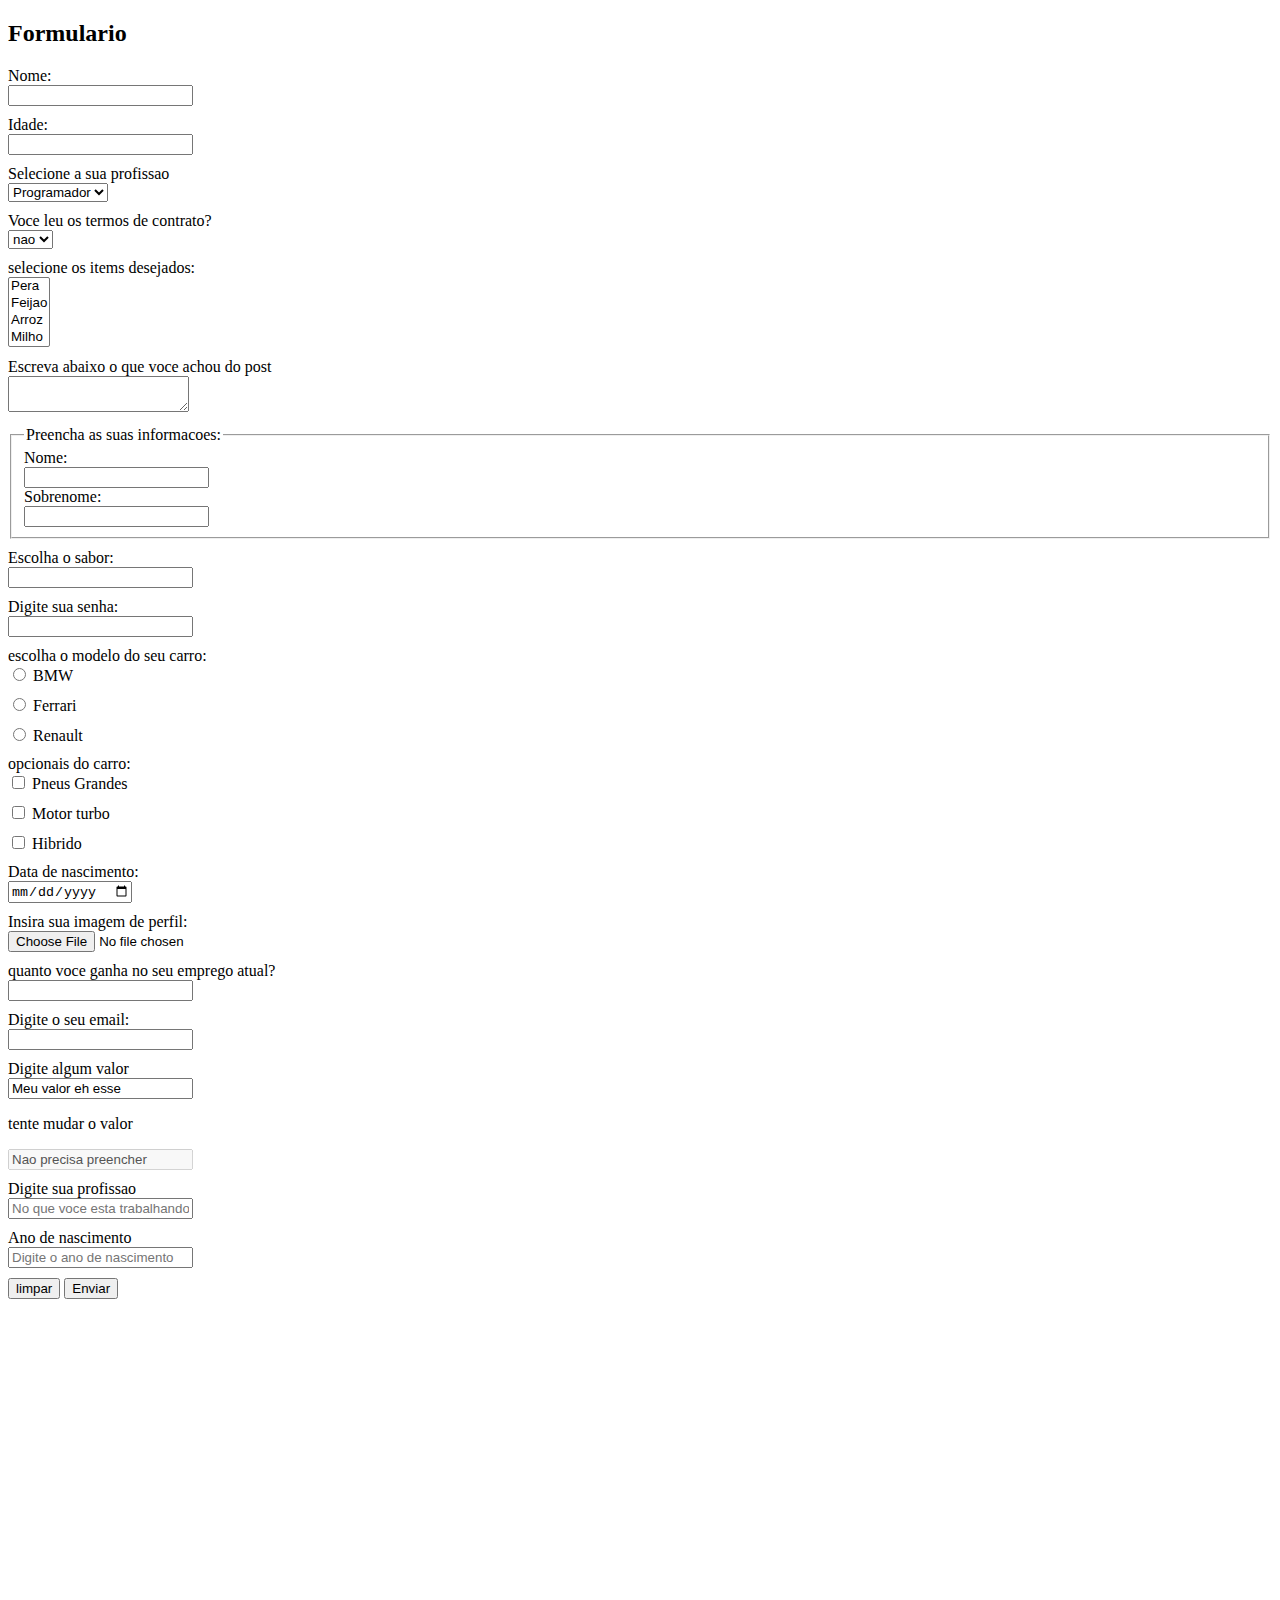
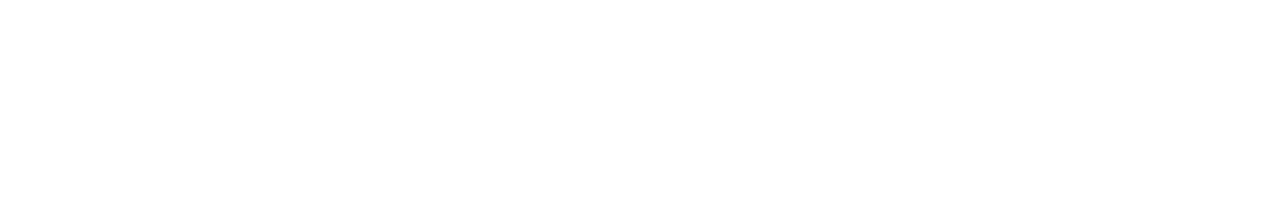
<file: 5_FORM/index.html>
<!DOCTYPE html>
<html lang="en">
<head>
    <meta charset="UTF-8">
    <meta name="viewport" content="width=device-width, initial-scale=1.0">
    <title>Formularios</title>
    <link rel="stylesheet" href="css/style.css">
</head>
<body>
    <h2>Formulario</h2>
    <!-- 1 primeiro formulario -->
    <!-- 2 atributos formulario -->
    <form action="register.php" method="post">
        <div>
            <label>Nome:</label>
            <input type="text">
        </div>
        <!-- 3 atributo nome -->
        <div>
            <!-- 4 atributo label -->
            <label for="age">Idade:</label>
            <input type="text" name="age">
        </div>
        <!-- 6 select -->
        <div>
            <label for="jog">Selecione a sua profissao</label>
            <select name="job">
                <option value="programador">Programador</option>
                <option value="tester">Tester/QA</option>
                <option value="devops">DevOps</option>
            </select>
        </div>
        <!-- 7 atributo selected -->
        <div>
            <label for="contract">Voce leu os termos de contrato?</label>
            <select name="contract">
                <option value="sim">sim</option>
                <option value="nao" selected>nao</option>
            </select>
        </div>

        <!-- 8 multiplas opcoes -->
        <div>
            <label for="items">selecione os items desejados:</label>
            <select name="items" multiple>
                <option value="pera">Pera</option>
                <option value="feijao">Feijao</option>
                <option value="arroz">Arroz</option>
                <option value="milho">Milho</option>
            </select>
        </div>

        <!-- 9 textarea -->
        <div>
            <label for="comment">Escreva abaixo o que voce achou do post</label>
            <textarea name="comment" ></textarea>
        </div>

        <!-- 10 fieldset e legend -->
        <div>
            <fieldset>
                <legend>Preencha as suas informacoes:</legend>
                <label for="firstname">Nome:</label>
                <input type="text" name="firstname">
                <label for="lastname">Sobrenome:</label>
                <input type="text" name="lastname">
            </fieldset>
        </div>

        <!-- 11 datalist -->
        <div>
            <label for="flavor">Escolha o sabor: </label>
            <input type="text" list="flavor" name="flavor">

            <datalist id="flavor">
                <option value="Cereja"></option>
                <option value="Morango"></option>
                <option value="Abacaxi"></option>
                <option value="Chocolate"></option>
            </datalist>
        </div>

        <!-- 12 senha -->
        <div>
            <label for="password">Digite sua senha:</label>
            <input type="password" name="password">
        </div>

        <!-- 14 radio button -->
        <div>
            <label for="carmodel">escolha o modelo do seu carro:</label>
            <div class="radio">
                <input type="radio" value="bmw" name="car">   
                <label for="bmw">BMW</label>  
            </div>
                        <div class="radio">
                <input type="radio" value="ferrari" name="car">   
                <label for="ferrari">Ferrari</label>  
            </div>
                        <div class="radio">
                <input type="radio" value="renault" name="car">   
                <label for="renault">Renault</label>  
            </div>
        </div>

        <!-- 15 checkbox -->
        <div>
            <label for="optionals">opcionais do carro:</label>
            <div class="radio">
                <input type="checkbox" name="optionalsP[]" value="big_tires">
                <label for="big_tires">Pneus Grandes</label>
            </div>
            <div class="radio">
                <input type="checkbox" name="optionalsP[]" value="turbo_engine">
                <label for="turbo_engine">Motor turbo</label>
            </div>
            <div class="radio">
                <input type="checkbox" name="optionalsP[]" value="hybrid">
                <label for="hybrid">Hibrido</label>
            </div>
        </div>

        <!-- 16 datas -->
        <div>
            <label for="birthday">Data de nascimento:</label>
            <input type="date" name="birthday">
        </div>

        <!-- 17 arquivos -->
        <div>
            <label for="image">Insira sua imagem de perfil: </label>
            <input type="file" name="image">
        </div>

        <!-- 18 numeros -->
        <div>
            <label for="salary">quanto voce ganha no seu emprego atual?</label>
            <input type="number" name="salary">
        </div>

        <!-- 19 emails -->
        <div>
            <label for="email">Digite o seu email:</label>
            <input type="email" name="email">
        </div>

        <!-- 20 value -->
        <div>
            <label for="value">Digite algum valor</label>
            <input type="text" value="Meu valor eh esse" name="value">
        </div>

        <!-- 21 disabled -->
        <div>
            <p>tente mudar o valor</p>
            <input type="text" value="Nao precisa preencher" disabled>
        </div>

        <!-- 22 placeholder -->
        <div>
            <label for="current_job">Digite sua profissao</label>
            <input type="text" name="current_job" placeholder="No que voce esta trabalhando">
        </div>
        
        <!-- 23 required -->
        <div>
            <label for="birthyear">Ano de nascimento</label>
            <input type="text" placeholder="Digite o ano de nascimento" required>
        </div>

        <!-- 13 resetar forma -->
        <input type="reset" value="limpar">

        <!-- 5 envio de form -->
        <input type="submit" value="Enviar">
    </form>
</body>
</html>
</file>
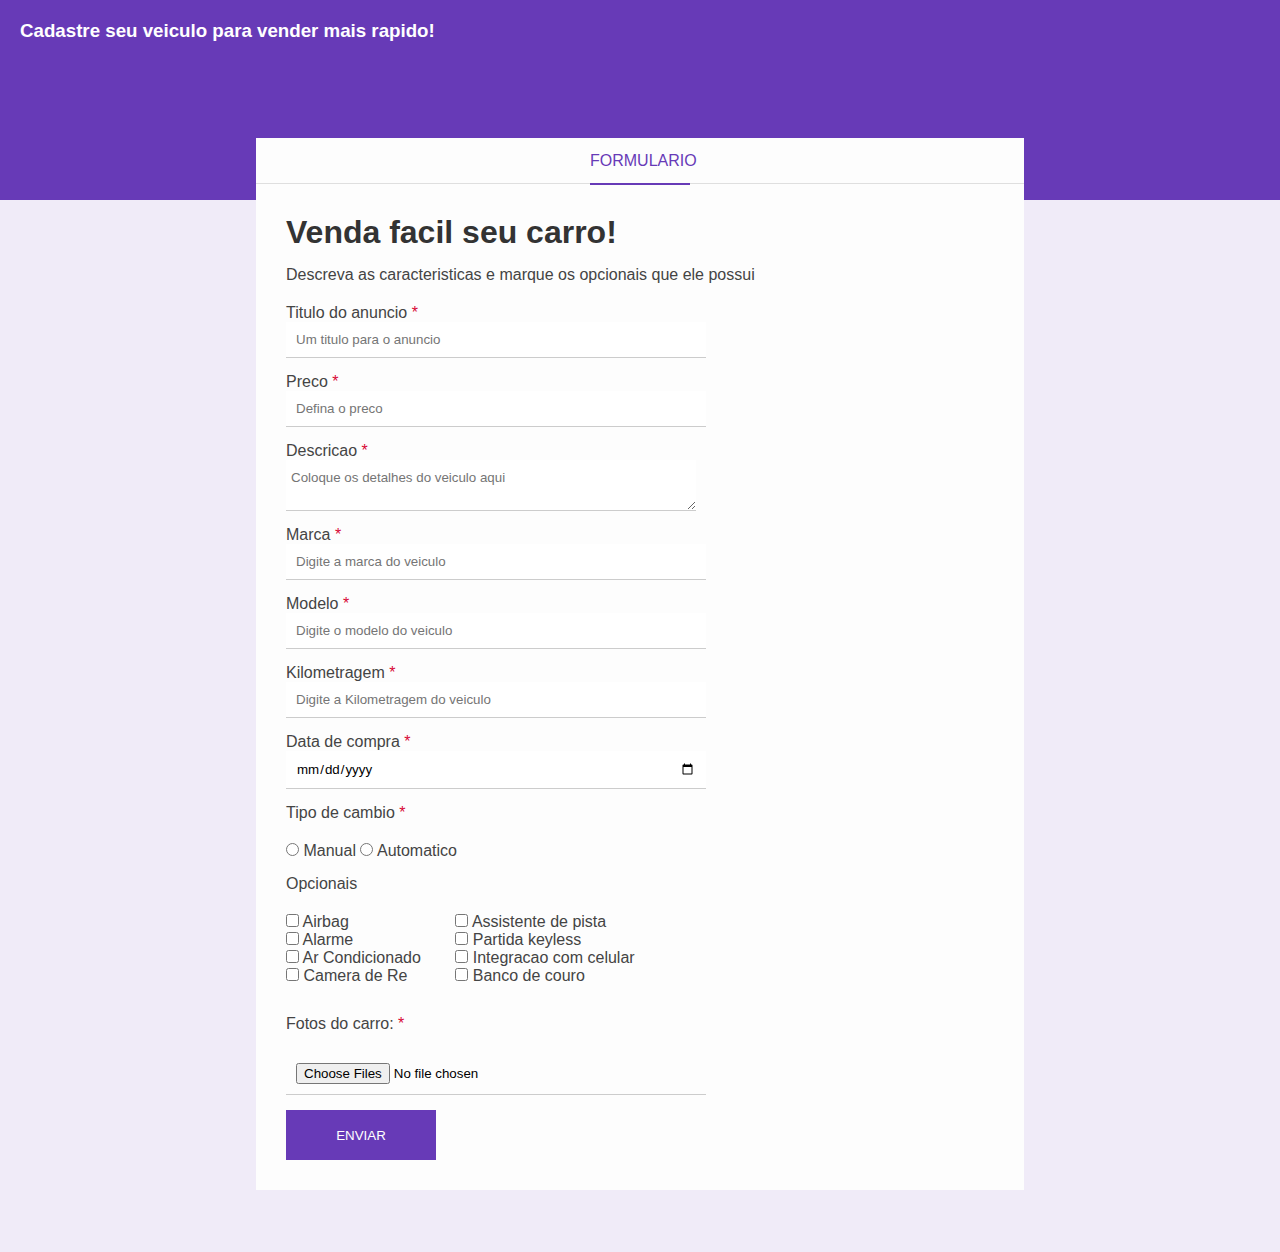
<file: 6_FORM_PROJECT/index.html>
<!DOCTYPE html>
<html lang="en">
<head>
    <meta charset="UTF-8">
    <meta name="viewport" content="width=device-width, initial-scale=1.0">
    <title>Venda seu carro</title>
    <link rel="stylesheet" href="css/styles.css">
</head>
<body>
    <div class="container">
        <div class="header">
            <h3>Cadastre seu veiculo para vender mais rapido!</h3>
        </div>
        <div class="form-container">
            <div class="form-header">
                <p>Formulario</p>
            </div>
            <div class="form-body">
                <h1 class="form-title">Venda facil seu carro!</h1>
                <p>
                    Descreva as caracteristicas e marque os opcionais que ele possui
                </p>
                <form>
                    <div class="box-input">
                        <label for="title">Titulo do anuncio <span class="required-field">*</span>
                        </label>
                        <input 
                        type="text" 
                        name="title" 
                        id="title" 
                        class="block" 
                        placeholder="Um titulo para o anuncio"
                        minlength="1"
                        maxlength="30"
                        required>
                    </div>
                    <div class="box-input">
                        <label for="price">Preco <span class="required-field">*</span>
                        </label>
                        <input 
                        type="number" 
                        name="price" 
                        id="price" 
                        class="block" 
                        placeholder="Defina o preco"
                        required>
                    </div>
                    <div class="box-input">
                        <label for="description">Descricao <span class="required-field">*</span>
                        </label>
                        <textarea name="description" id="description" 
                        class="block" 
                        placeholder="Coloque os detalhes do veiculo aqui"></textarea>
                    </div>
                    <div class="box-input">
                        <label for="brand">Marca <span class="required-field">*</span>
                        </label>
                        <input 
                        type="text" 
                        name="brand" 
                        id="brand" 
                        class="block" 
                        placeholder="Digite a marca do veiculo"
                        required>
                    </div>
                    <div class="box-input">
                        <label for="model">Modelo <span class="required-field">*</span>
                        </label>
                        <input 
                        type="text" 
                        name="model" 
                        id="model" 
                        class="block" 
                        placeholder="Digite o modelo do veiculo"
                        required>
                    </div>
                    <div class="box-input">
                        <label for="mileage">Kilometragem <span class="required-field">*</span>
                        </label>
                        <input 
                        type="number" 
                        name="mileage" 
                        id="mileage" 
                        class="block" 
                        placeholder="Digite a Kilometragem do veiculo"
                        required>
                    </div>
                    <div class="box-input">
                        <label for="purchase-date">Data de compra <span class="required-field">*</span>
                        </label>
                        <input 
                        type="date" 
                        name="purchase-date" 
                        id="purchase-date" 
                        class="block" 
                        required>
                    </div>
                    <div class="box-input">
                        <p>Tipo de cambio <span class="required-field">*</span></p>                        
                        <input type="radio" id="manual" name="gear">
                        <label for="manual">Manual</label>
                        <input type="radio" id="automatico" name="gear">
                        <label for="automatico">Automatico</label>
                    </div>
                    <div class="optional-box">
                        <p>Opcionais</p>                        
                        <ul class="optional-list">
                           <li>
                            <input 
                            type="checkbox" 
                            id="airbag" 
                            name="optional[]" 
                            value="airbag">
                            <label for="airbag">Airbag</label>
                           </li> 
                           <li>
                            <input 
                            type="checkbox" 
                            id="alarm" 
                            name="optional[]" 
                            value="alarm">
                            <label for="alarm">Alarme</label>
                           </li> 
                           <li>
                            <input 
                            type="checkbox" 
                            id="ac" 
                            name="optional[]" 
                            value="ac">
                            <label for="ac">Ar Condicionado</label>
                           </li> 
                           <li>
                            <input 
                            type="checkbox" 
                            id="reverse_camera" 
                            name="optional[]" 
                            value="reverse_camera">
                            <label for="reverse_camera">Camera de Re</label>
                           </li> 
                        </ul>
                    </div>
                    <div class="optional-box">
                        <ul class="optional-list">
                           <li>
                            <input 
                            type="checkbox" 
                            id="lane_assist" 
                            name="optional[]" 
                            value="lane_assist">
                            <label for="lane_assist">Assistente de pista</label>
                           </li> 
                           <li>
                            <input 
                            type="checkbox" 
                            id="keyless" 
                            name="optional[]" 
                            value="keyless">
                            <label for="keyless">Partida keyless</label>
                           </li> 
                           <li>
                            <input 
                            type="checkbox" 
                            id="smartphone" 
                            name="optional[]" 
                            value="smartphone">
                            <label for="smartphone">Integracao com celular</label>
                           </li> 
                           <li>
                            <input 
                            type="checkbox" 
                            id="leather_seat" 
                            name="optional[]" 
                            value="leather_seat">
                            <label for="leather_seat">Banco de couro</label>
                           </li> 
                        </ul>
                    </div>
                    <div class="box-input">
                        <p>Fotos do carro: <span class="required-field">*</span></p>
                        <input 
                        type="file" 
                        multiple accept="image/png, image/jpg" 
                        id="images" 
                        name="images" 
                        required>
                    </div>
                </form>
                <input type="submit" value="Enviar" class="btn-submit">
            </div>
        </div>
    </div>
</body>
</html>
</file>
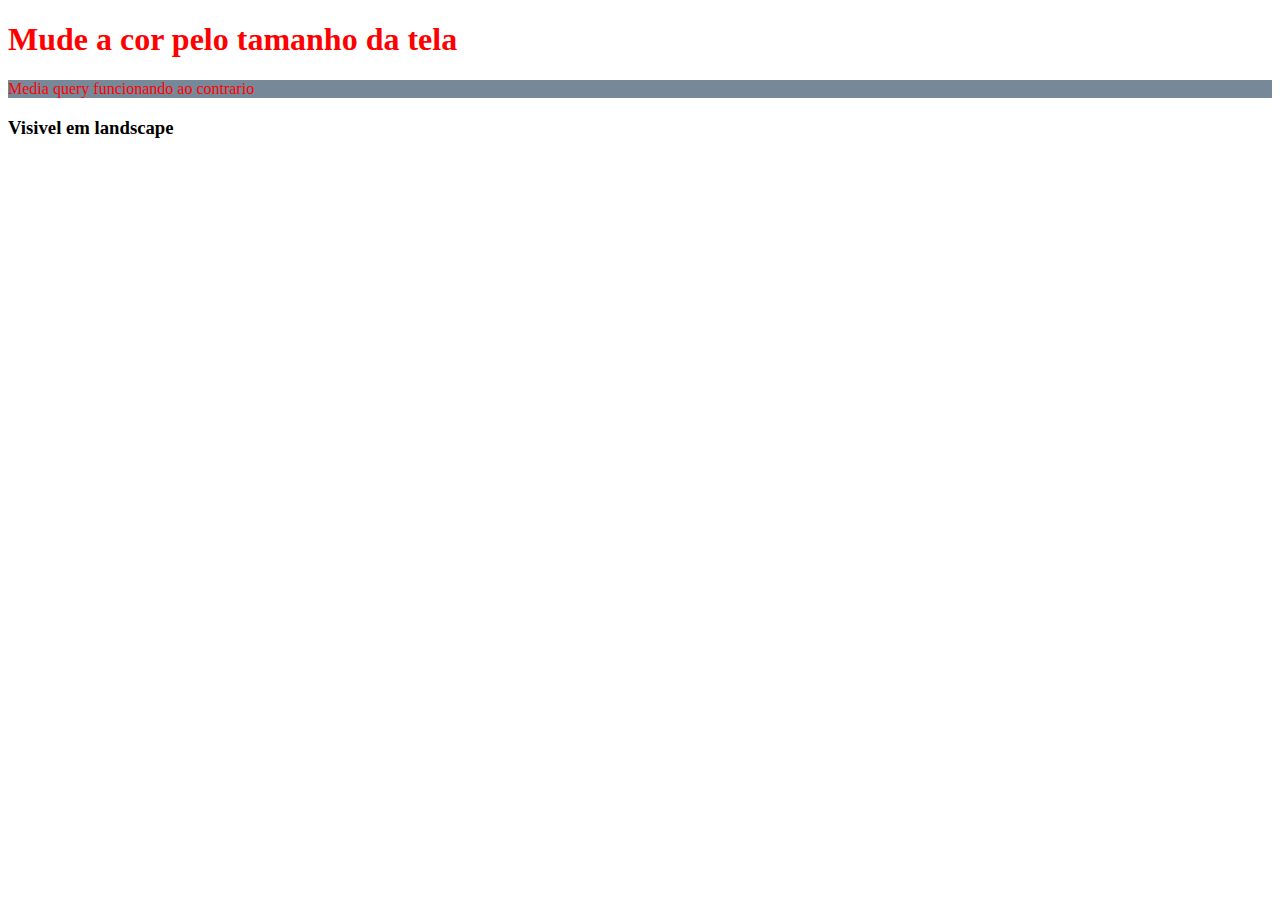
<file: 7_Resposividade/index.html>
<!DOCTYPE html>
<html lang="en">
<head>
    <meta charset="UTF-8">
    <!-- 1 meta tag de responsividade -->
    <meta name="viewport" content="width=device-width, initial-scale=1.0">
    <link rel="stylesheet" href="css/style.css">
    <title>responsividade</title>
</head>
<body>
    <!-- 2 media query -->
    <h1>Mude a cor pelo tamanho da tela</h1>

    <!-- 3 min width -->
    <p>Media query funcionando ao contrario</p>

    <!-- 4 landscape -->
    <h3>Visivel em landscape</h3>
</body>
</html>
</file>
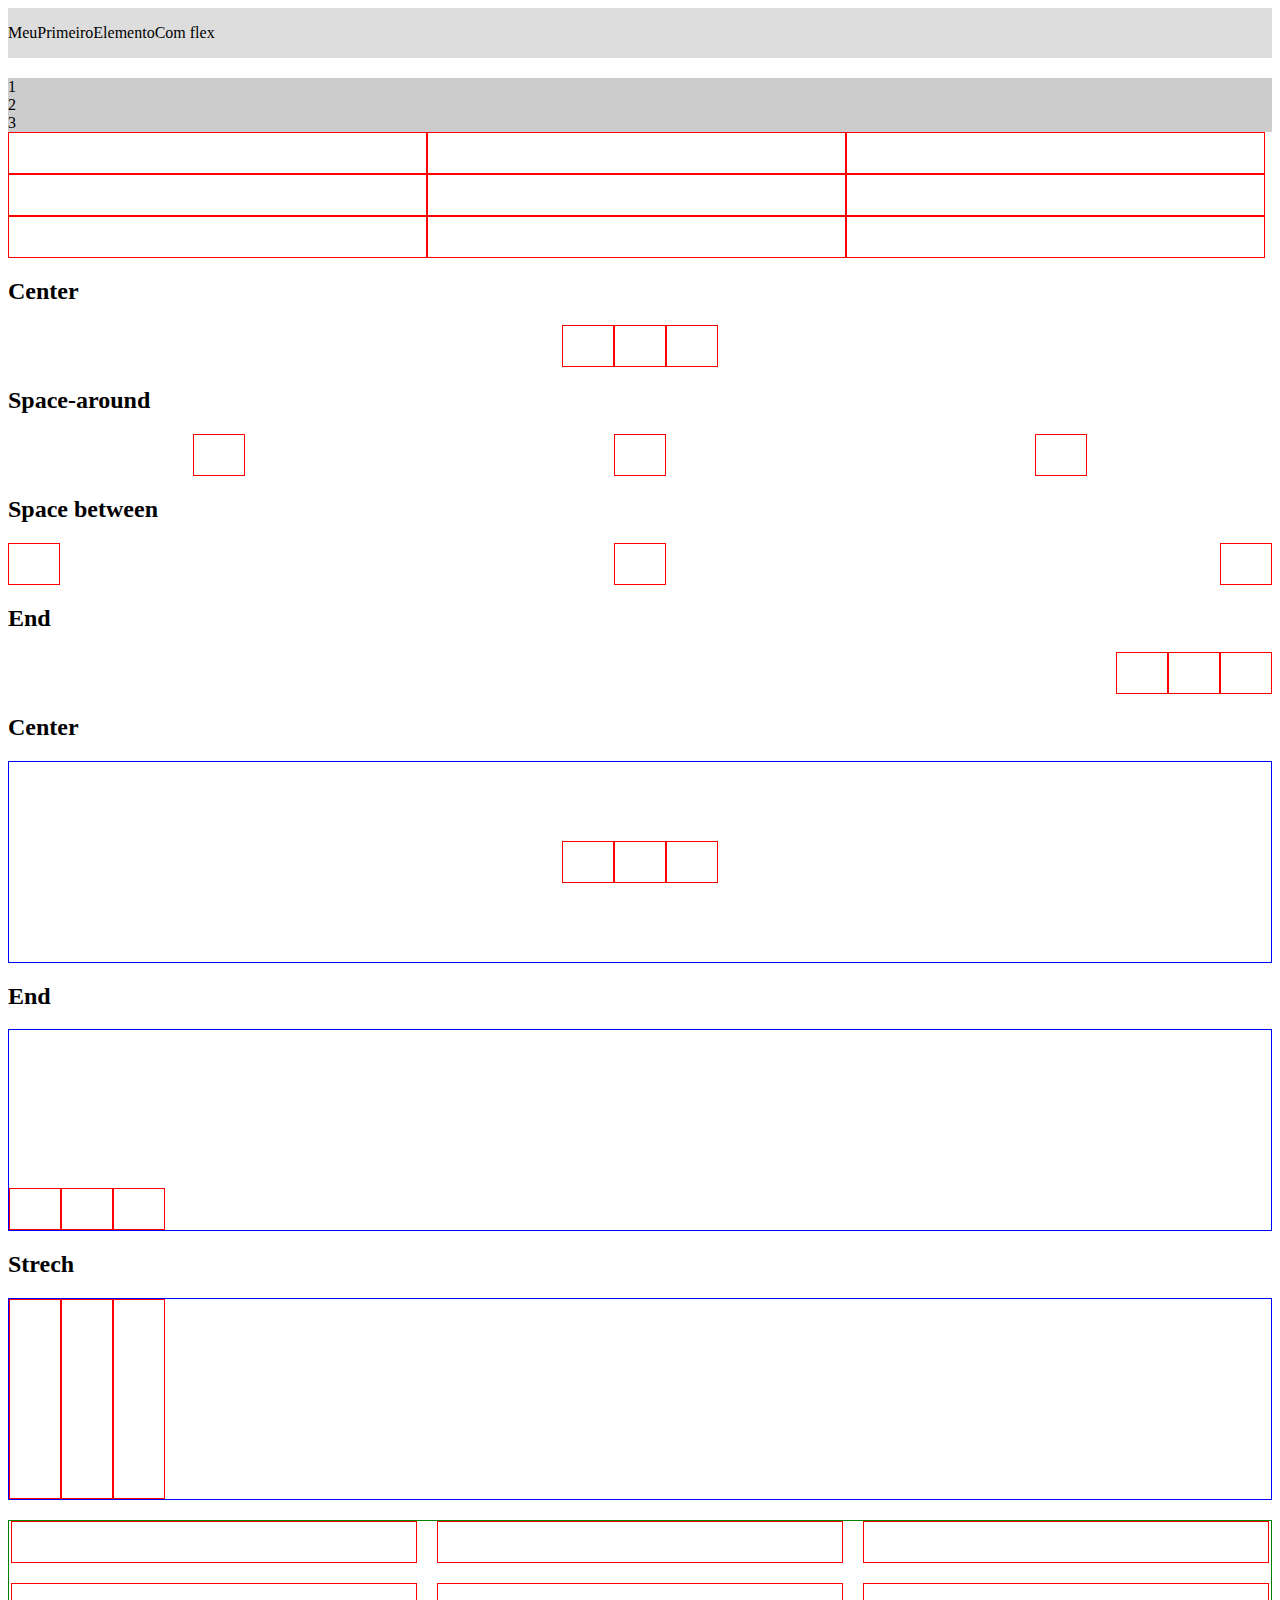
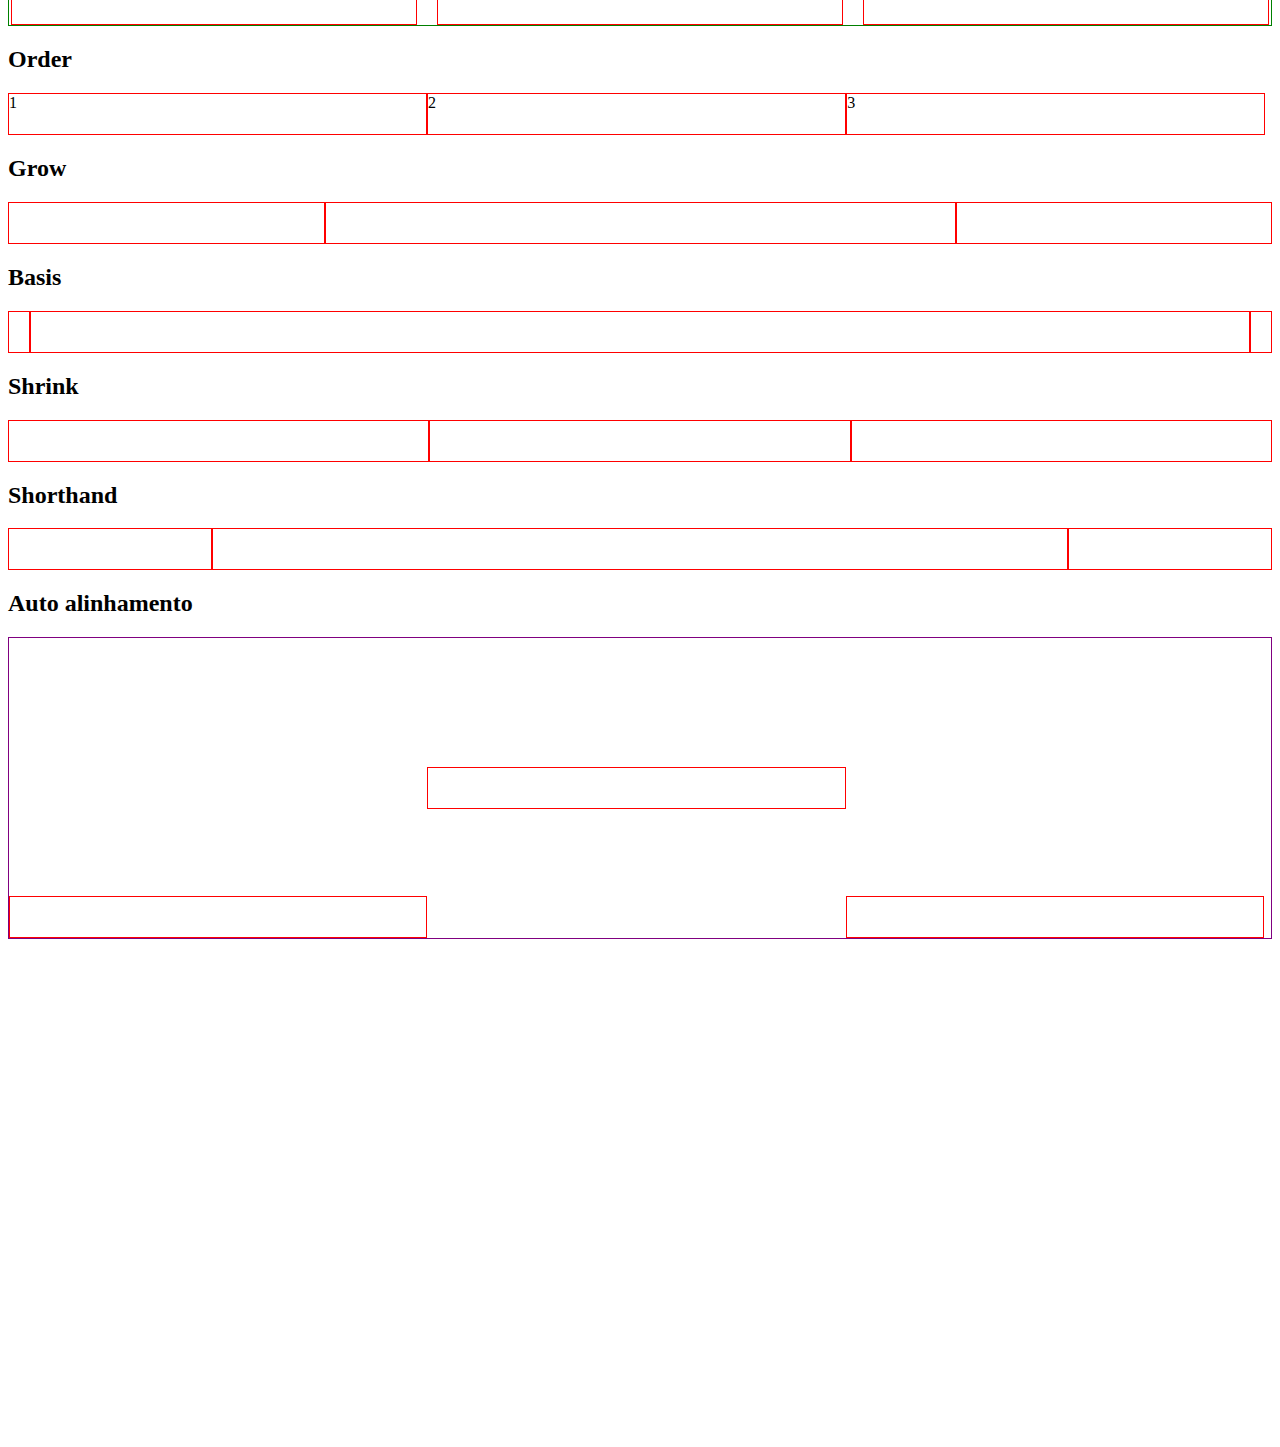
<file: 9_Flexbox/index.html>
<!DOCTYPE html>
<html lang="en">
<head>
    <meta charset="UTF-8">
    <meta name="viewport" content="width=device-width, initial-scale=1.0">
    <title>Document</title>
    <link rel="stylesheet" href="css/style.css">
</head>
<body>
    <!-- 1 flex -->
    <div class="flex">
        <p>Meu</p>
        <p>Primeiro</p>
        <p>Elemento</p>
        <p>Com flex</p>
    </div>

     <!-- 2 column -->
    <div class="flex-column">
        <span>1</span>
        <span>2</span>
        <span>3</span>
    </div>

    <!-- 3 flex wrap -->
    <div class="wrap">
        <div class="box"></div>
        <div class="box"></div>
        <div class="box"></div>
        <div class="box"></div>
        <div class="box"></div>
        <div class="box"></div>
        <div class="box"></div>
        <div class="box"></div>
        <div class="box"></div>
    </div>

    <!-- justify content -->
    <h2>Center</h2>
    <div class="center">
        <div class="box"></div>
        <div class="box"></div>
        <div class="box"></div>
    </div>
    <h2>Space-around</h2>
    <div class="space-around">
        <div class="box"></div>
        <div class="box"></div>
        <div class="box"></div>
    </div>
    <h2>Space between</h2>
    <div class="space-between">
        <div class="box"></div>
        <div class="box"></div>
        <div class="box"></div>
    </div>
    <h2>End</h2>
    <div class="end">
        <div class="box"></div>
        <div class="box"></div>
        <div class="box"></div>
    </div>

    <!-- 5 align items -->
    <h2>Center</h2>
    <div class="align-center">
        <div class="box"></div>
        <div class="box"></div>
        <div class="box"></div>
    </div>
    <h2>End</h2>
    <div class="flex-end">
        <div class="box"></div>
        <div class="box"></div>
        <div class="box"></div>
    </div>
    <h2>Strech</h2>
    <div class="stretch">
        <div class="box"></div>
        <div class="box"></div>
        <div class="box"></div>
    </div>

    <!-- 6 gap -->
    <div class="gap">
        <div class="box"></div>
        <div class="box"></div>
        <div class="box"></div>
        <div class="box"></div>
        <div class="box"></div>
        <div class="box"></div>
    </div>

    <!-- 7 order -->
    <h2>Order</h2>
    <div class="order">
        <div class="box" id="three">3</div>
        <div class="box" id="one">1</div>
        <div class="box" id="two">2</div>
    </div>

    <!-- 8 grow -->
    <h2>Grow</h2>
    <div class="grow">
        <div class="box"></div>
        <div class="box big"></div>
        <div class="box"></div>
    </div>

    <!-- 9 basis -->
    <h2>Basis</h2>
    <div class="basis">
        <div class="box"></div>
        <div class="box big"></div>
        <div class="box"></div>
    </div>

    <!-- 10 shrink -->
    <h2>Shrink</h2>
    <div class="shrink">
        <div class="box"></div>
        <div class="box small"></div>
        <div class="box"></div>
    </div>

    <!-- 11 flex shorthand -->
    <h2>Shorthand</h2>
    <div class="shorthand">
        <div class="box"></div>
        <div class="box different"></div>
        <div class="box"></div>
    </div>

    <!-- 12 auto alinhamento -->
    <h2>Auto alinhamento</h2>
    <div class="auto-aligment">
        <div class="box"></div>
        <div class="box different"></div>
        <div class="box"></div>
    </div>
</body>
</html>
</file>
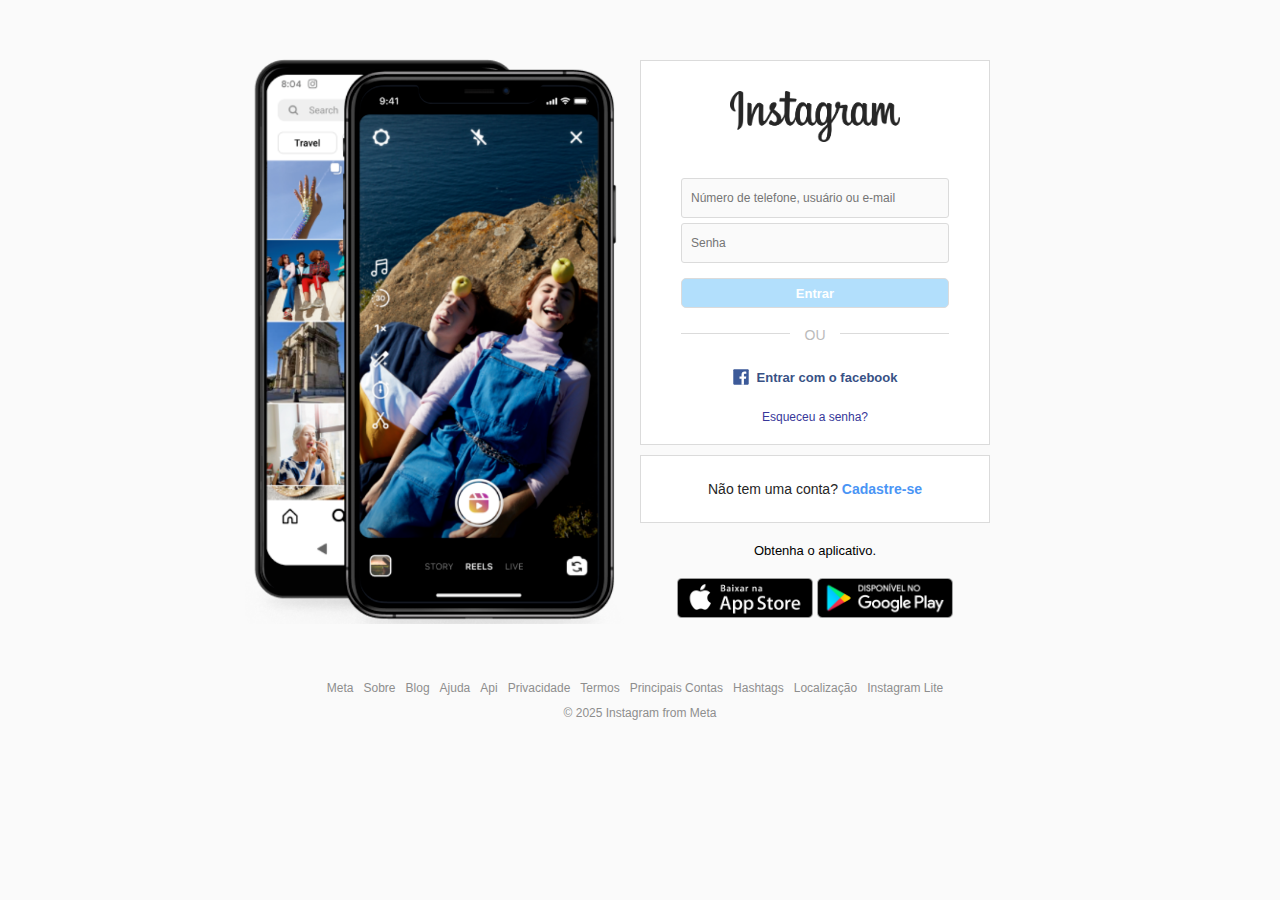
<file: HTML e CSS/10_Cone_Home_Insta/index.html>
<!DOCTYPE html>
<html lang="en">
<head>
    <meta charset="UTF-8">
    <meta name="viewport" content="width=device-width, initial-scale=1.0">
    <link rel="stylesheet" href="css/styles.css">
    <link rel="shortcut icon" href="img/favicon.png" type="image/x-icon">
    <title>Instagram</title>
</head>
<body>
    <main>
        <div id="main-container">
            <!-- banner container -->
            <div id="banner-container">
                <img src="img/banner2.png" alt="Crie uma conta no Instagram">
            </div>
            <!-- login e registro -->
            <div id="form-container">
                <div id="form-box">
                    <img id="logo-insta" src="img/logo_instagram.png" alt="">
                    <form id="login-form">
                        <input type="text" name="username" placeholder="Número de telefone, usuário ou e-mail">
                        <input type="password" name="password" placeholder="Senha">
                        <input type="submit" value="Entrar">
                    </form>
                    <div class="separator">
                        <div class="line"></div>
                        <span>Ou</span>
                    </div>
                    <div id="other-links">
                        <div id="facebook-login">
                            <a href="">
                                <img src="img/logo_facebook.svg" alt="facebook login">
                            <span>Entrar com o facebook</span>
                            </a>
                        </div>
                        <div id="forgot-pass">
                            <a href="#">Esqueceu a senha?</a>
                        </div>
                    </div>
                </div>
                <div id="register-container">
                    <p>Não tem uma conta? <a href="#">Cadastre-se</a></p>
                </div>
                <div id="get-app-container">
                    <p>Obtenha o aplicativo.</p>
                    <a href="#">
                        <img src="img/apple_btn.png" alt="apple store">
                    </a>
                    <a href="#">
                        <img src="img/gplay_btn.png" alt="google play">
                    </a>
                </div>
            </div>
        </div>
    </main>
    <footer>
        <nav>
            <ul id="footer-links">
                <li><a href="#">Meta</a></li>
                <li><a href="#">Sobre</a></li>
                <li><a href="#">Blog</a></li>
                <li><a href="#">Ajuda</a></li>
                <li><a href="#">Api</a></li>
                <li><a href="#">Privacidade</a></li>
                <li><a href="#">Termos</a></li>
                <li><a href="#">Principais Contas</a></li>
                <li><a href="#">Hashtags</a></li>
                <li><a href="#">Localização</a></li>
                <li><a href="#">Instagram Lite</a></li>
            </ul>
        </nav>
        <p id="copyright">&copy; 2025 Instagram from Meta</p>
    </footer>
</body>
</html>
</file>
<file: 10_Cone_Home_Insta/css/styles.css>
h1 {
    color: red;
}
</file>
<file: 10_Hospedagem/styles.css>
/* Tema claro / escuro */
:root {
    --bg: #FFF;
    --texto: #111;
    --borda: #e5e7eb;
    --caixa: #f8fafc;
    --acao: #2563eb;
}

[data-tema="escuro"] {
    --bg: #0b1220;
    --texto: #e5e7eb;
    --borda: #1f2937;
    --caixa: #111827;
    --acao: #38bdf8;
}

/* estilos padrao */
* {
    box-sizing: border-box;
}

html, body {
    height: 100%;
}

body {
    margin: 0;
    font-family: Arial;
    min-height: 100vh;
    display: flex;
    flex-direction: column;
    background-color: var(--bg);
    color: var(--texto);
}

.topo {
    border-bottom: 1px solid var(--borda);
}

.topo .container {
    display: flex;
    align-items: center;
    justify-content: space-around;
    padding: .75rem 1rem;
}

.caixa {
    border: 1px solid var(--borda);
    background-color: var(--caixa);
    border-radius: .5rem;
    padding: 2rem 1rem;
    max-width: 80%;
    margin: 1.5rem auto;
}

h1 {
    margin-bottom: .5rem;
    font-size: 1.6rem;
}

p{
    margin: 1rem 0;
}

form {
    display: grid;
    gap: .5rem;
}

label {
    font-weight: 600;
}

input {
    padding: .7rem .9rem;
    border: 1px solid var(--borda);
    border-radius: .5rem;
    background-color: var(--bg);
    color: var(--texto);
}

.btn {
    padding: .6rem .9rem;
    border: 1px solid var(--borda);
    background-color: var(--bg);
    color: var(--texto);
    border-radius: .5rem;
    cursor: pointer;
    max-width: 200px;
}

.btn.primario {
    margin-top: 1rem;
    background-color: var(--acao);
    color: #fff;
}

.rodape {
    border-top: 1px solid var(--borda);
    height: 65px;
    display: flex;
    align-items: center;
    justify-content: center;
    color: #6b7280;
    margin-top: auto ;
}
</file>
<file: 3_CSS/css/styles.css>
/* 4 external CSS */
body {
    padding-bottom: 500px;
}

h3 {
    color: green;
}

/* classes */
.paragraph {
    background-color: black;
    color: aqua;
    padding: 5px;
}

/* ids */
#exclusive-title {
    background-color: purple;
    color: yellow;
    padding: 10px;
}

/* ordem e regras */
h2 {
    border-bottom: 2px solid red;
}

.titulo {
    border-bottom: 3px solid blue;
}

#algum-titulo {
    border-bottom: 4px solid green;
}

/* nome de cores */
.color-name {
    color:crimson;
}

/* hex */
.hex {
    color:#55a398;
}

/* aprofundando em hex */
.simple-hex {
    color:#333;
}
.simple-hex-2 {
    color:#a5f;
}

/* RGB */
.rgb {
    color:rgb(255, 0, 0);
}

.mixed-rgb {
    color:rgb(199, 21, 47);
}

/* RGBA */
.rgba {
    color:rgba(100, 199, 45, 0.6);
}

/* HSL */
.hsl {
    color:hsl(100, 20%, 50%);
}

.hsl-2 {
    color: hsl(20, 50%, 40%)
}

/* background */
.bg {
    background-color: #000;
    color: yellow;
}

.bg-2 {
    background-color: rgb(200, 20, 40);
    color:#00eaff;
}

/* background opacity */
.bg-opacity {
    background-color: green;
    opacity: 0.2;
}

.bg-opacity-2 {
    background-color: #999;
    color: black;
    opacity: 0.8;
}

/* RGBA com opacidade */
.rgba-opacity {
    background-color: rgba(90, 120, 20, 0.4);
    color: #000;
}

/* BG image */
.bg-image {
    background-image: url("../img/ceu\ estrelado.jpg");
    padding: 10px;
    color: white;
}
</file>
<file: 3_CSS/css/lists.css>
ul {
    border: 1px solid blue;
}

li {
    color: darkblue
}
</file>
<file: 3_CSS/css/title.css>
h4 {
    color: brown;
}
</file>
<file: 4_tributo/css/styles.css>
html {
    font-family: Arial, Helvetica, sans-serif;
    background-color: hsl(165, 44%, 48%);
}

.container {
    max-width: 1100px;
    background-color: rgb(195, 247, 229);
    position: relative;
    margin: 50px auto;
    padding: 20px 50px;
}

.bold  {
    font-weight: bold;
}

/* header */
.header {
    text-align: center;
}

.main-title {
    font-size: 40px;
}

.main-paragraph {
    font-style: italic;
}

/* imagem destaque*/
.featured-image {
    text-align: center;
    margin-top: 30px;
}
.featured-image img {
    max-width: 100%;
    width: 1000px;
    height: auto;
    display: block;
    margin: 0 auto;
}

/* biografia */
.biography-container {
    padding: 25px 0;
    margin: 25px 0;
    border-top: 1px dashed hsl(165, 44%, 48%);
    border-bottom: 1px dashed hsl(165, 44%, 48%);
}

/* quotes */
.quotes-container {
    background-color: hsl(165, 44%, 48%);
    padding: 30px;
}
.quotes-container blockquote {
    font-weight: bold;
    font-size: 30px;
}

.quotes-container p {
    font-style: italic;
}

/* curiosidades */
.curiosities-container {
    padding: 25px 0;
    margin:  25px 0;
    border-top: 1px dashed hsl(165, 44%, 48%);
    border-bottom: 1px dashed hsl(165, 44%, 48%);
}

.curiosities-container li{
    margin-bottom: 20px;
}

/* imagem bold */
.img-bold {
    font-weight: bold;
    text-align: center;
}

.img-bold img {
    max-width: 100%;
    width: 1000px;
    height: auto;
    display: block;
    margin: 0 auto;
}
</file>
<file: 5_FORM/css/style.css>
body {
    padding-bottom: 500px;
}

div {
    margin-bottom: 10px;
}

div input, div label {
    display: block;
}

.radio label, .radio input, .radio span {
    display: inline;
}
</file>
<file: 7_Resposividade/css/style.css>
/* 2 media query */
h1 {
    color: red;
}

@media screen and (max-width:500px){
    h1{
        color: blue;
    }
}

/* 3 min-width */

p {
    background-color: red;
    color: black;
}

@media screen and (min-width: 800px){
    p{
        background-color: #789;
        color: red;
    }
}

/* 4 landscape */
h3 {
    display: none;
}

@media screen and (orientation: landscape) {
    h3 {
        display: block;
    }
    
}
</file>
<file: 9_Flexbox/css/style.css>
body {
    padding-bottom: 500px;
}

/* 1 flex */
.flex {
    display: flex;
    background-color: #ddd;
    margin-bottom: 20px;
}

/* 2 flex column */
.flex-column {
    display: flex;
    background-color: #ccc;
    flex-direction: column;
}

/* 3 wrap */
.wrap {
    display: flex;
    flex-wrap: wrap;
    margin-bottom: 20px;
}

.box {
    height: 40px;
    width: 33%;
    border: 1px solid red;
}

/* 4 justify content */
.center,
.space-around,
.space-between,
.end{
    display: flex;
    margin-bottom: 20px;   
}

.center .box ,
.space-around .box ,
.space-between .box ,
.end .box {
    width: 50px;
}

.center {
    justify-content: center; 
}

.space-around {
    justify-content: space-around;
}

.space-between {
    justify-content: space-between;
}

.end {
    justify-content: end;
}

/* 5 align items */
.align-center,
.flex-end,
.stretch{
    display: flex;
    margin-bottom: 20px;   
    height: 200px;
    border: 1px solid blue;
}

.align-center .box ,
.flex-end .box ,
.stretch .box {
    width: 50px;
}


.align-center {
    align-items: center;
    justify-content: center;
}

.flex-end {
    align-items: flex-end;
}

.stretch {
    align-items: stretch;
}

.stretch .box {
    height: auto;
}

/* gap */

.gap {
    display: flex;
    flex-wrap: wrap;
    justify-content: center;
    border: 1px solid green;
    gap: 20px;
}

.gap .box{
    width: 32%;
}

/* order */
.order {
    display: flex;
}

#one {
    order: 1;
}

#two {
    order: 2;
}

#three {
    order: 3;
}

/* grow */
.grow {
    display: flex;
}

.grow .box {
    flex: 1;
}

.grow .big {
    flex: 2;
}

/* basis */
.basis {
    display: flex;
}

.basis .box {
    flex-basis: 20px;
}

.basis .big {
    flex-grow: 1;
}

/* shrink */
.shrink {
    display: flex;
}

.shrink .box {
    flex-grow: 1;
    flex-shrink: 1;
    flex-basis: 250px;
    width: auto;
}

.shrink .small {
    flex-shrink: 2;
}

/* flex shorthand */
.shorthand{
    display: flex;
}

.shorthand .box {
    width: auto;
    flex: 1 1 50px;
}

.shorthand .different{
    flex: 3 1 400px;
}

/* auto alinhamento */
.auto-aligment {
    height: 300px;
    display: flex;
    align-items: flex-end;
    border: 1px solid purple;
}.auto-aligment .different {
    align-self: center;
}
</file>
<file: HTML e CSS/10_Cone_Home_Insta/css/styles.css>
/* GERAL */
* {
    margin: 0;
    padding: 0;
    box-sizing: border-box;
    font-family: Helvetica;
}

body {
    background-color: #fafafa;
}

/* containers */
#main-container {
    display: flex;
    margin-top: 30px;
}

#banner-container,
#form-container {
    flex: 1 1 0;
    width: 50%;
}

#banner-container {
    text-align: right;
}
#banner-container img {
    width: 100%;
    margin-right: 15px;
    margin-top: 25px;
    max-width: 380px;
}

#form-container {
    text-align: center;
}

/* Login form */
#form-box {
    background-color: #fff;
    border: 1px solid #dbdbdb;
    width: 350px;
    margin-top: 30px;
}

#logo-insta {
    width: 170px;
    height: 51px;
    margin: 30px auto 12px;
}

#login-form {
    margin-top: 20px;
}

#login-form input {
    display: block;
    font-size: 12px;
    padding: 12px 9px;
    background-color: #fafafa;
    border: 1px solid #dbdbdb;
    border-radius: 3px;
    width: 268px;
    margin: 5px auto;
}

#login-form input[type="submit"] {
    background-color: #B2dffc;
    color: #FFF;
    margin-top: 15px;
    border-radius: 5px;
    height: 30px;
    font-size: 13px;
    padding: 0;
    font-weight: bold;
}

/* Separador */
.separator {
    position: relative;
}

.line {
    border-top: 1px solid #dbdbdb; 
    width: 268px;
    margin: 25px auto 35px;
}

.separator span{
    position: absolute;
    text-transform: uppercase;
    color: #bbb;
    background-color: #fff;
    top: -6px;
    width: 50px;
    margin-left: -25px;
    font-size: 14px;
}

/* facebook login */
#facebook-login {
    margin-bottom: 25px;
}

#facebook-login a {
    text-decoration: none;
    color: #385185;
    display: flex;
    align-content: center;
    justify-content: center;
}

#facebook-login img {
    width: 16px;
    height: 16px;
    margin-right: 8px;
}

#facebook-login span {
    font-weight: bold;
    font-size: 13px;
    margin-top: 1px;
}

/* Forgot password */
#forgot-pass {
    margin-bottom: 20px;
    font-size: 12px;
}

#forgot-pass a {
    text-decoration: none;
    color: #373799;
}

/* Register */
#register-container {
    background-color: #fff;
    border: 1px solid #dbdbdb;
    width: 350px;
    margin-top: 10px;
    padding: 25px;
}

#register-container p {
    font-size: 14px;
    color: #262626;
}

#register-container a {
    color: #4a95f5;
    font-weight: bold;
    text-decoration: none;
}

#get-app-container {
    text-align: center;
    width: 350px;
}

#get-app-container p {
    margin: 20px 0;
    font-size: 13px;
}

#get-app-container a {
    text-decoration: none;
}

#get-app-container img {
    width: 136px;
    height: 40px;
}

/* footer */
footer {
    text-align: left;
    width: 1000px;
    margin: 50px auto;
    display: flex;
    flex-direction: column;
    justify-content: center;
    align-items: center;
}

footer #footer-links {
    display: flex;
    list-style: none; 
}

#footer-links li {
    margin-right: 10px;
}

#footer-links a,
#copyright {
    text-decoration: none;
    color: #8e8e8e;
    font-size: 12px;
}

#copyright {
    margin-top: 10px;
}

/* Mobile */
@media (max-width: 450px) {

    body{
        background-color: #fff;
    }

    #banner-container{
        display: none;
    }

    #main-container,
    #form-box {
        margin-top: 0;
    }

    #form-container,
    #form-box,
    #register-container,
    #get-app-container {
        width: 100%;
        border: none;
    }

    footer {
        width: 90%;
    }

    #footer-links {
        flex-wrap: wrap;
        justify-content: center;
        margin-bottom: 10px;
    }

}
</file>
<file: 6_FORM_PROJECT/css/styles.css>
/* reset */
* {
    margin: 0;
    padding: 0;
    font-family: Arial, Helvetica, sans-serif;
}

body {
    background-color:  #f0ebf8;
}

h1, h2, h3, h4, h5, h6 {
    color: #333;
}

p, label {
    color: #444;
}

input[type="text"], 
input[type="number"], 
input[type="date"], 
input[type="file"],
textarea {
    border: none;
    border-bottom: 1px solid #ccc;
    padding: 10px;
}

input[type="text"], 
input[type="number"], 
input[type="date"], 
input[type="file"],
textarea {
    width: 400px;
}

textarea {
    padding: 10px 5px;
}

/* page header */
.header {
    height: 160px;
    padding: 20px;
    background-color: #673ab7;
}

.header h3 {
    color: white;
    margin-top: 0;
}

/* form container */
.form-container {
    background-color: #fdfdfd;
    width: 60%;
    margin: 0 auto;
    position: relative;
    top: -62px;
}

/* form header */
.form-header {
    border-bottom: 1px solid #dfdfdf;
    height: 45px; 
}

.form-header p {
    color: #673ab7;
    border-bottom: 2px solid #673ab7;
    width: 100px;
    text-align: center;
    margin: 0 auto;
    text-transform: uppercase;
    height: 45px;
    line-height: 45px;
}

/* form body */
.form-body {
    padding: 30px;
}

.form-title {
    margin-bottom: 15px;
}

.form-body p {
    margin-bottom: 20px;
}

.required-field {
    color: #d80835;
}

.box-input {
    margin-bottom: 35px;
}

.block {
    display: block;
}

.optional-box {
    display: inline-block;
    margin: 0 30px 30px 0;
}

.optional-list li {
    list-style: none;
}

.box-input {
    margin-bottom: 15px;
}

.btn-submit {
    background-color: #673ab7;
    color: #fff;
    border: 2px solid transparent;
    width: 150px;
    height: 50px;
    cursor: pointer;
    text-transform: uppercase;
    transition: 0.5s;
}

.btn-submit:hover {
    background-color: #fff;
    border-color: #673ab7;
    color: #673ab7;
}
</file>
